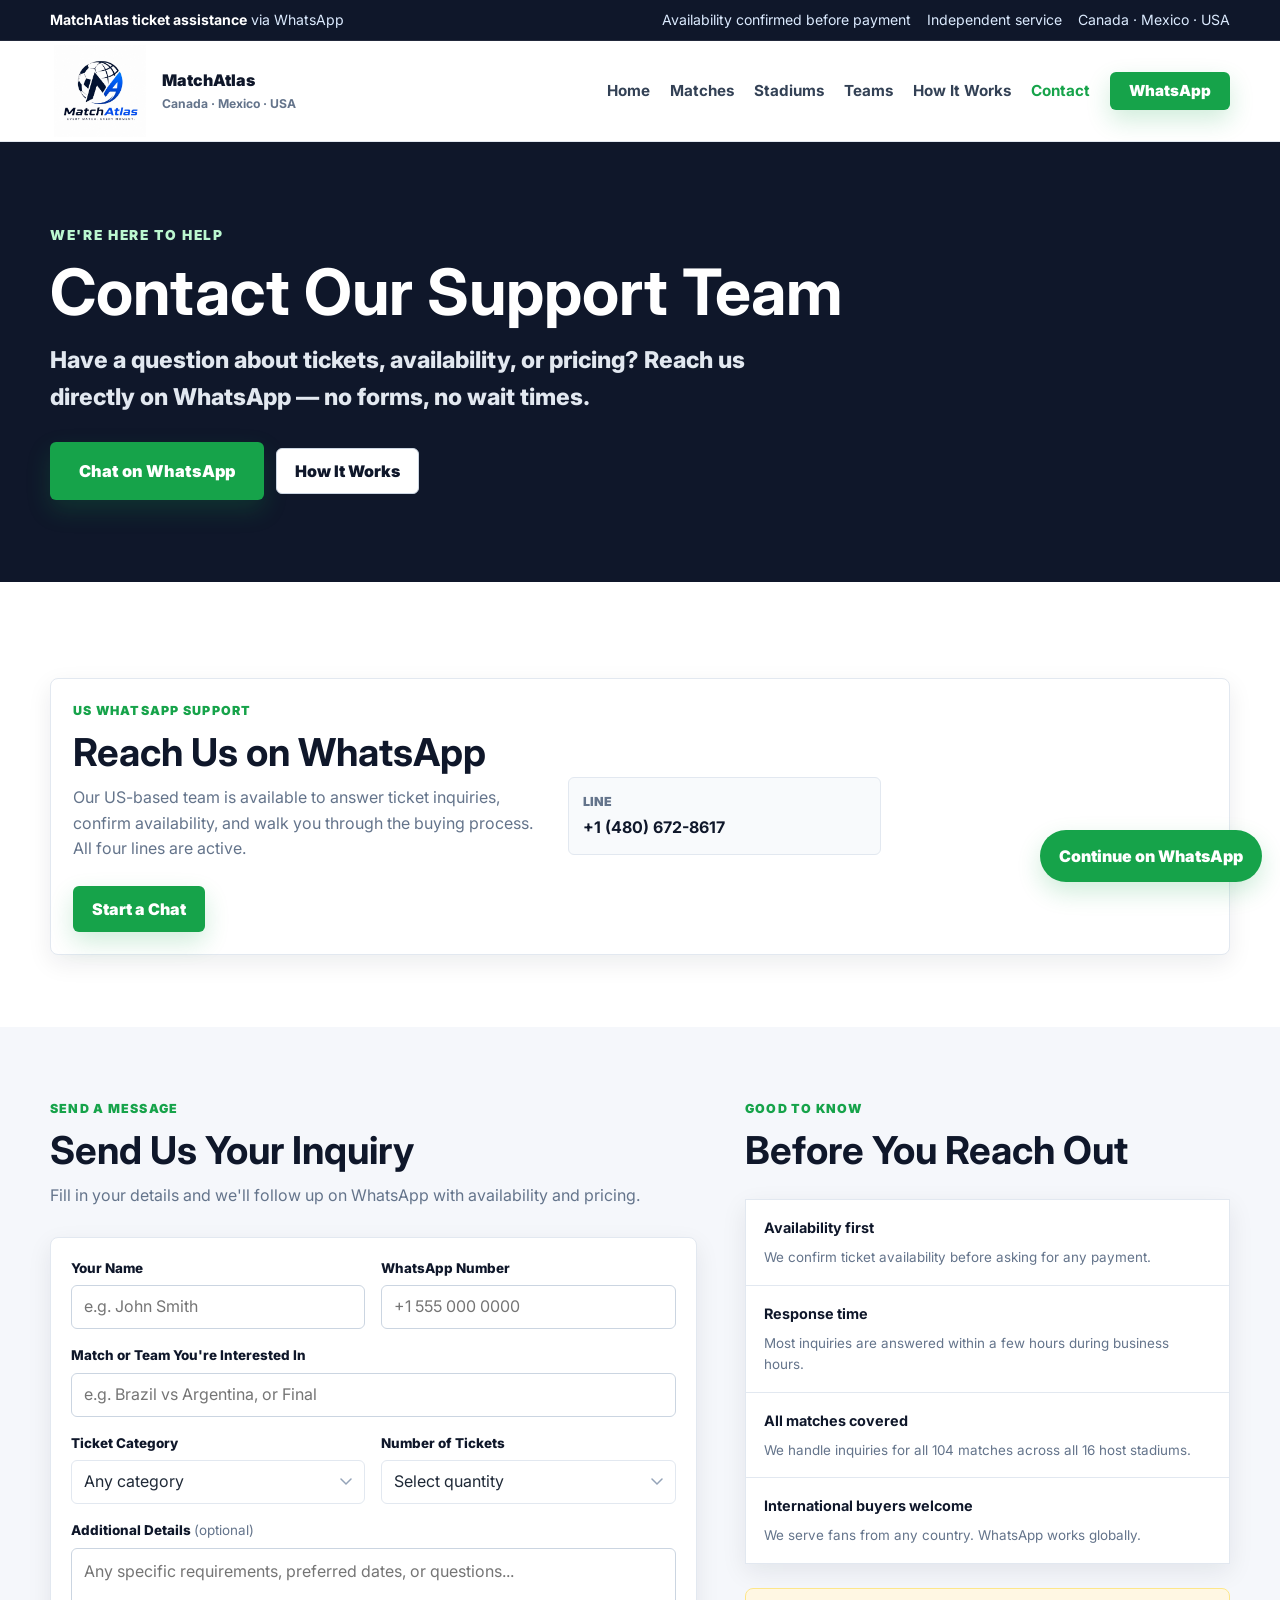
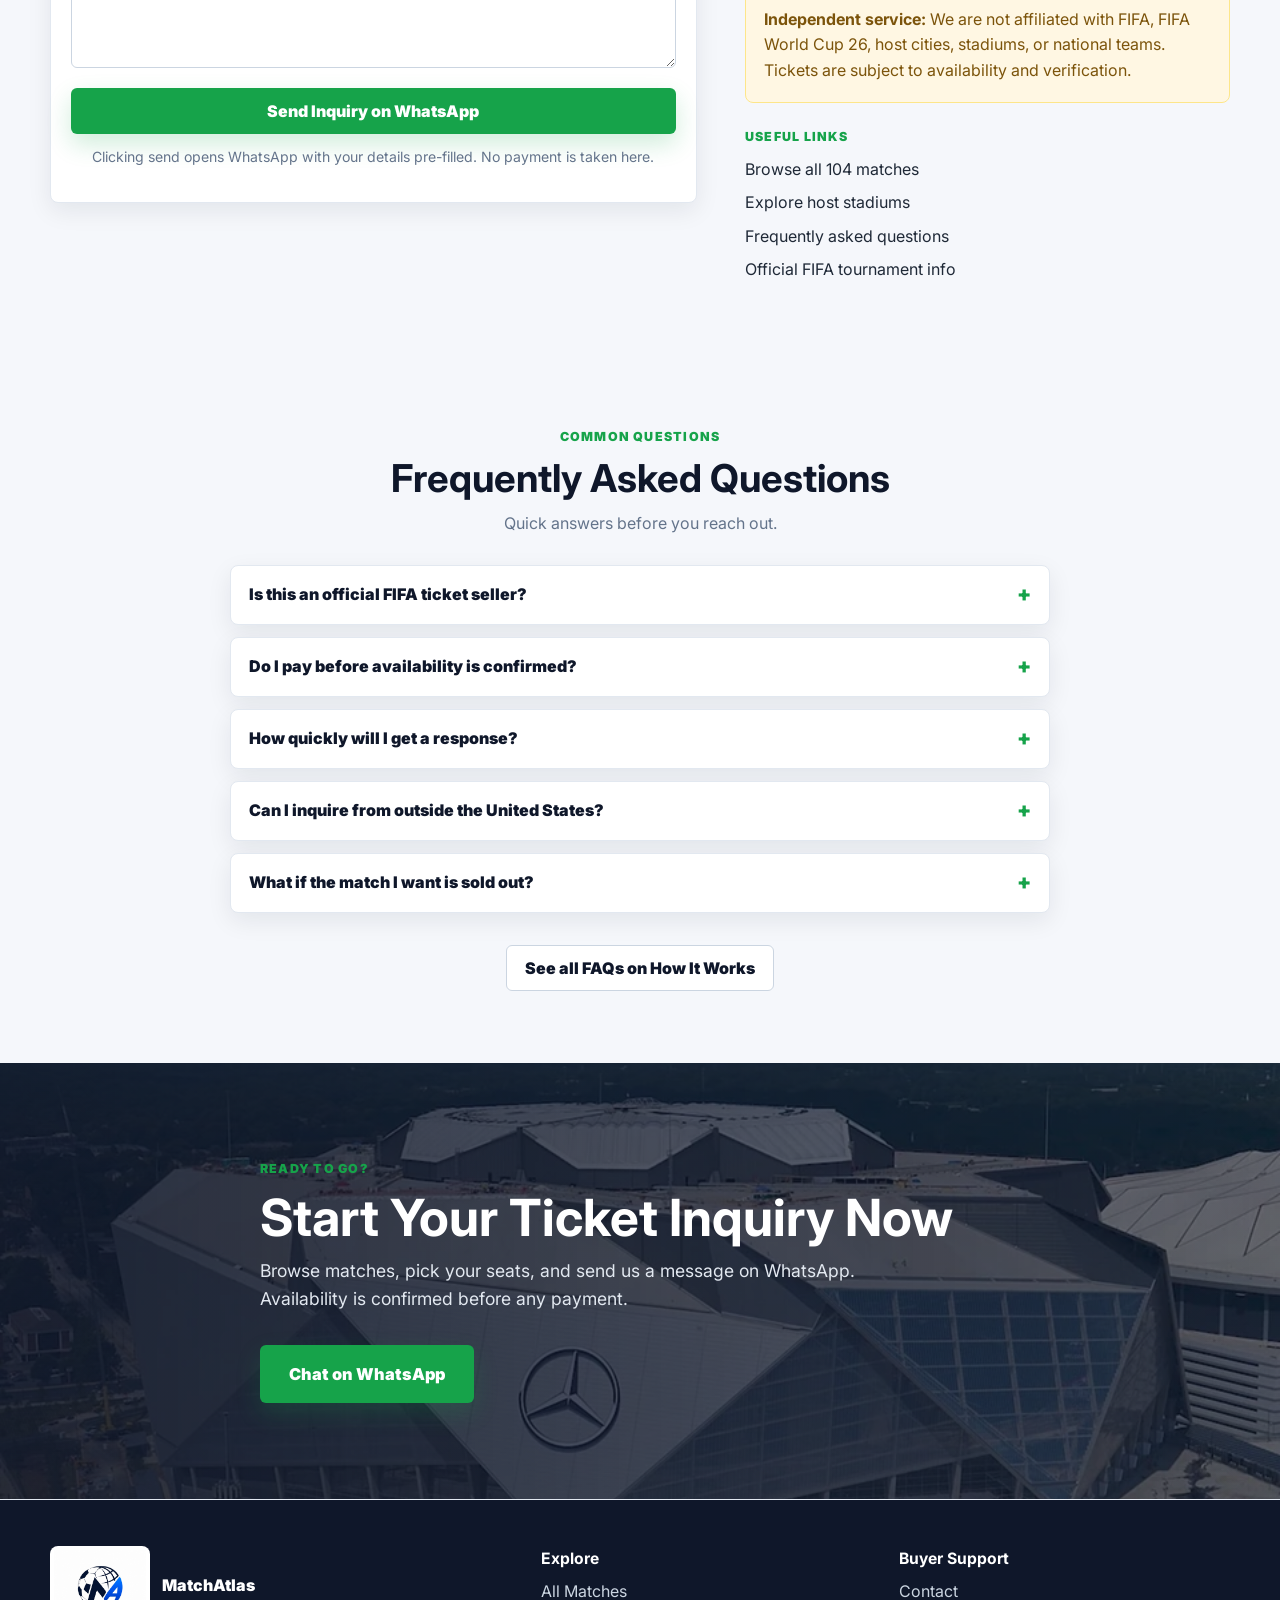
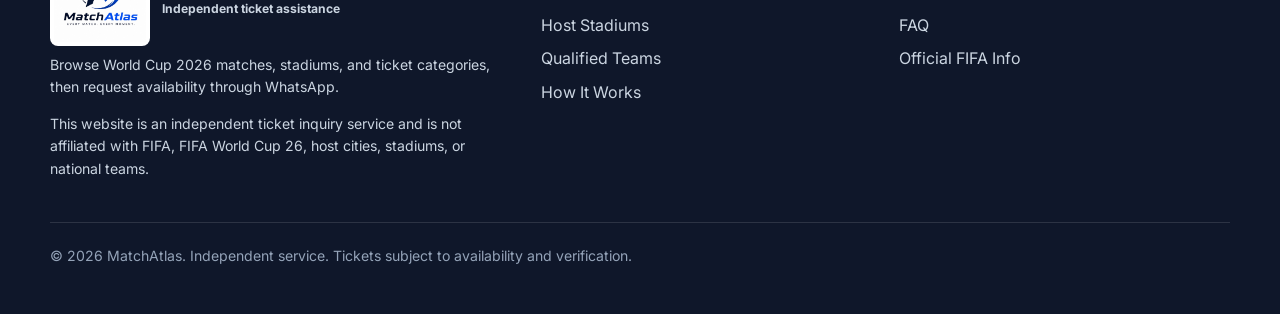
<file: contact.html>
<!DOCTYPE html>
<html lang="en">
  <head>
    <meta charset="UTF-8" />
    <meta name="viewport" content="width=device-width, initial-scale=1.0" />
    <meta
      name="description"
      content="Contact MatchAtlas. Reach our WhatsApp support team for FIFA World Cup 2026 ticket inquiries."
    />
    <meta name="theme-color" content="#0f172a" />
    <title>Contact | MatchAtlas</title>
    <link rel="icon" type="image/png" href="assets/images/teams/fifa%20world%20cup%20logo.png" />
    <link rel="apple-touch-icon" href="assets/images/teams/fifa%20world%20cup%20logo.png" />
    <link rel="preconnect" href="https://fonts.googleapis.com" />
    <link rel="preconnect" href="https://fonts.gstatic.com" crossorigin />
    <link
      href="https://fonts.googleapis.com/css2?family=Inter:wght@400;500;600;700;800;900&display=swap"
      rel="stylesheet"
    />
    <link rel="stylesheet" href="assets/css/style.css" />
    <link rel="stylesheet" href="assets/css/responsive.css" />
  </head>
  <body>
    <a class="skip-link" href="#main">Skip to content</a>

    <div class="topbar">
      <div class="container topbar-inner">
        <span><strong>MatchAtlas ticket assistance</strong> via WhatsApp</span>
        <div class="topbar-links" aria-label="Trust notes">
          <span>Availability confirmed before payment</span>
          <span>Independent service</span>
          <span>Canada · Mexico · USA</span>
        </div>
      </div>
    </div>

    <header class="site-header">
      <div class="container nav">
        <a class="brand" href="index.html" aria-label="MatchAtlas home">
          <span class="brand-mark"><img src="assets/images/teams/MatchAtlas.jpg" alt="" /></span>
          <span>
            MatchAtlas
            <small>Canada · Mexico · USA</small>
          </span>
        </a>

        <button class="nav-toggle" type="button" aria-expanded="false" aria-label="Open menu" data-nav-toggle>
          <span class="nav-toggle-line" aria-hidden="true"></span>
        </button>

        <nav class="nav-links" aria-label="Main navigation" data-nav-links>
          <a href="index.html" data-nav-link>Home</a>
          <a href="matches.html" data-nav-link>Matches</a>
          <a href="stadiums.html" data-nav-link>Stadiums</a>
          <a href="teams.html" data-nav-link>Teams</a>
          <a href="how-it-works.html" data-nav-link>How It Works</a>
          <a href="contact.html" data-nav-link>Contact</a>
          <a class="button button-primary" href="#" data-whatsapp-general>WhatsApp</a>
        </nav>
      </div>
    </header>

    <main id="main">

      <!-- ───────── Hero ───────── -->
      <section class="page-hero contact-hero" aria-labelledby="contact-hero-title">
        <div class="container page-hero-content">
          <p class="hero-kicker">We're here to help</p>
          <h1 id="contact-hero-title">Contact Our Support Team</h1>
          <p class="page-hero-subtitle">
            Have a question about tickets, availability, or pricing? Reach us directly on WhatsApp — no forms, no wait times.
          </p>
          <div class="hero-actions">
            <a
              class="button button-primary button-hero"
              href="#"
              data-whatsapp-general
              data-message="Hi, I have a question about World Cup 2026 tickets. Can you help me?"
            >
              Chat on WhatsApp
            </a>
            <a class="button button-secondary" href="how-it-works.html">How It Works</a>
          </div>
        </div>
      </section>

      <!-- ───────── WhatsApp Lines ───────── -->
      <section class="section section-white" aria-labelledby="contact-lines-title">
        <div class="container">
          <div class="support-lines">
            <div>
              <p class="eyebrow">US WhatsApp support</p>
              <h2 id="contact-lines-title">Reach Us on WhatsApp</h2>
              <p class="muted">
                Our US-based team is available to answer ticket inquiries, confirm availability, and walk you through the buying process. All four lines are active.
              </p>
              <a
                class="button button-primary"
                href="#"
                data-whatsapp-general
                data-message="Hi, I want to check World Cup 2026 ticket availability. Please send me available matches and categories."
                style="margin-top: 8px;"
              >
                Start a Chat
              </a>
            </div>

            <div class="support-number-grid" aria-label="US WhatsApp support lines">
              <a href="#" data-whatsapp-general>
                <span>Line </span>
                <strong>+1 (480) 672-8617</strong>
              </a>
            </div>
          </div>
        </div>
      </section>

      <!-- ───────── Contact Form + Info ───────── -->
      <section class="section" aria-labelledby="contact-form-title">
        <div class="container">
          <div class="contact-layout">

            <!-- Form -->
            <div>
              <div class="section-header">
                <p class="eyebrow">Send a message</p>
                <h2 id="contact-form-title">Send Us Your Inquiry</h2>
                <p class="muted">Fill in your details and we'll follow up on WhatsApp with availability and pricing.</p>
              </div>

              <form
                class="form-card"
                data-whatsapp-form
                aria-label="Ticket inquiry form"
                novalidate
              >
                <div class="form-grid" style="grid-template-columns: 1fr 1fr; gap: 16px;">
                  <div class="field">
                    <label for="contact-name">Your Name</label>
                    <input id="contact-name" type="text" name="name" placeholder="e.g. John Smith" autocomplete="name" />
                  </div>
                  <div class="field">
                    <label for="contact-phone">WhatsApp Number</label>
                    <input id="contact-phone" type="tel" name="phone" placeholder="+1 555 000 0000" autocomplete="tel" />
                  </div>
                </div>

                <div class="field" style="margin-top: 16px;">
                  <label for="contact-match">Match or Team You're Interested In</label>
                  <input id="contact-match" type="text" name="match" placeholder="e.g. Brazil vs Argentina, or Final" />
                </div>

                <div class="form-grid" style="grid-template-columns: 1fr 1fr; gap: 16px; margin-top: 16px;">
                  <div class="field">
                    <label for="contact-category">Ticket Category</label>
                    <select id="contact-category" name="category">
                      <option value="">Any category</option>
                      <option value="Category 1">Category 1 — Best view</option>
                      <option value="Category 2">Category 2 — Mid-level</option>
                      <option value="Category 3">Category 3 — Upper tier</option>
                      <option value="Premium / VIP">Premium / VIP</option>
                    </select>
                  </div>
                  <div class="field">
                    <label for="contact-quantity">Number of Tickets</label>
                    <select id="contact-quantity" name="quantity">
                      <option value="">Select quantity</option>
                      <option value="1">1 ticket</option>
                      <option value="2">2 tickets</option>
                      <option value="3">3 tickets</option>
                      <option value="4">4 tickets</option>
                      <option value="5+">5 or more</option>
                    </select>
                  </div>
                </div>

                <div class="field" style="margin-top: 16px;">
                  <label for="contact-message">Additional Details <span style="font-weight:400; color: var(--color-muted);">(optional)</span></label>
                  <textarea id="contact-message" name="message" placeholder="Any specific requirements, preferred dates, or questions..."></textarea>
                </div>

                <button class="button button-primary" type="submit" style="margin-top: 20px; width: 100%;">
                  Send Inquiry on WhatsApp
                </button>

                <p class="small muted" style="margin-top: 12px; text-align: center;">
                  Clicking send opens WhatsApp with your details pre-filled. No payment is taken here.
                </p>
              </form>
            </div>

            <!-- Info sidebar -->
            <div class="contact-info-col">
              <div class="section-header">
                <p class="eyebrow">Good to know</p>
                <h2>Before You Reach Out</h2>
              </div>

              <div class="review-trust-strip contact-trust-strip">
                <div>
                  <strong>Availability first</strong>
                  <span>We confirm ticket availability before asking for any payment.</span>
                </div>
                <div>
                  <strong>Response time</strong>
                  <span>Most inquiries are answered within a few hours during business hours.</span>
                </div>
                <div>
                  <strong>All matches covered</strong>
                  <span>We handle inquiries for all 104 matches across all 16 host stadiums.</span>
                </div>
                <div>
                  <strong>International buyers welcome</strong>
                  <span>We serve fans from any country. WhatsApp works globally.</span>
                </div>
              </div>

              <div class="notice" style="margin-top: 24px;">
                <p style="margin: 0;">
                  <strong>Independent service:</strong> We are not affiliated with FIFA, FIFA World Cup 26, host cities, stadiums, or national teams. Tickets are subject to availability and verification.
                </p>
              </div>

              <div style="margin-top: 24px;">
                <p class="eyebrow">Useful links</p>
                <div class="footer-links" style="display: flex; flex-direction: column; gap: 8px; margin-top: 8px;">
                  <a href="matches.html">Browse all 104 matches</a>
                  <a href="stadiums.html">Explore host stadiums</a>
                  <a href="how-it-works.html#faq">Frequently asked questions</a>
                  <a href="https://www.fifa.com/en/tournaments/mens/worldcup/canadamexicousa2026" target="_blank" rel="noopener">Official FIFA tournament info</a>
                </div>
              </div>
            </div>

          </div>
        </div>
      </section>

      <!-- ───────── FAQ ───────── -->
      <section class="section section-white hiw-faq-section" id="faq" aria-labelledby="contact-faq-title">
        <div class="container">
          <div class="section-header center">
            <p class="eyebrow">Common questions</p>
            <h2 id="contact-faq-title">Frequently Asked Questions</h2>
            <p class="muted">Quick answers before you reach out.</p>
          </div>

          <div class="faq-list hiw-faq-list">

            <div class="faq-item" data-faq-item>
              <button class="faq-question" type="button" aria-expanded="false" data-faq-question>
                Is this an official FIFA ticket seller?
              </button>
              <div class="faq-answer">
                <p>No. This is an independent ticket inquiry and assistance service. We are not affiliated with FIFA, FIFA World Cup 26, host cities, stadiums, or national teams. Always confirm official tournament information on <a href="https://www.fifa.com" target="_blank" rel="noopener">FIFA.com</a>.</p>
              </div>
            </div>

            <div class="faq-item" data-faq-item>
              <button class="faq-question" type="button" aria-expanded="false" data-faq-question>
                Do I pay before availability is confirmed?
              </button>
              <div class="faq-answer">
                <p>Never. We confirm ticket availability, seating category, and exact pricing through WhatsApp before any payment is requested.</p>
              </div>
            </div>

            <div class="faq-item" data-faq-item>
              <button class="faq-question" type="button" aria-expanded="false" data-faq-question>
                How quickly will I get a response?
              </button>
              <div class="faq-answer">
                <p>Most WhatsApp inquiries are answered within a few hours. Response times may vary during high-demand periods around match announcements or tournament kickoff.</p>
              </div>
            </div>

            <div class="faq-item" data-faq-item>
              <button class="faq-question" type="button" aria-expanded="false" data-faq-question>
                Can I inquire from outside the United States?
              </button>
              <div class="faq-answer">
                <p>Yes. We serve fans worldwide. WhatsApp works globally, so you can send an inquiry from any country and our US-based team will assist you.</p>
              </div>
            </div>

            <div class="faq-item" data-faq-item>
              <button class="faq-question" type="button" aria-expanded="false" data-faq-question>
                What if the match I want is sold out?
              </button>
              <div class="faq-answer">
                <p>If your preferred match or category is unavailable, our team will suggest alternative seating options or nearby matches. You are never charged for unavailable tickets.</p>
              </div>
            </div>

          </div>

          <div style="text-align: center; margin-top: 32px;">
            <a href="how-it-works.html#faq" class="button button-secondary">See all FAQs on How It Works</a>
          </div>
        </div>
      </section>

      <!-- ───────── Final CTA ───────── -->
      <section class="final-cta" aria-label="Contact call to action">
        <div class="container final-cta-content">
          <p class="eyebrow">Ready to go?</p>
          <h2>Start Your Ticket Inquiry Now</h2>
          <p>Browse matches, pick your seats, and send us a message on WhatsApp. Availability is confirmed before any payment.</p>
          <a
            class="button button-primary button-hero"
            href="#"
            data-whatsapp-general
            data-message="Hi, I want to check World Cup 2026 ticket availability. Please send me available matches, categories, and pricing."
          >
            Chat on WhatsApp
          </a>
        </div>
      </section>

    </main>

    <footer class="footer">
      <div class="container footer-grid">
        <div>
          <a class="brand" href="index.html" aria-label="MatchAtlas home">
            <span class="brand-mark"><img src="assets/images/teams/MatchAtlas.jpg" alt="" /></span>
            <span>
              MatchAtlas
              <small>Independent ticket assistance</small>
            </span>
          </a>
          <p class="small">
            Browse World Cup 2026 matches, stadiums, and ticket categories, then request availability through WhatsApp.
          </p>
          <p class="small">
            This website is an independent ticket inquiry service and is not affiliated with FIFA, FIFA World Cup 26,
            host cities, stadiums, or national teams.
          </p>
        </div>

        <div>
          <h4>Explore</h4>
          <div class="footer-links">
            <a href="matches.html">All Matches</a>
            <a href="stadiums.html">Host Stadiums</a>
            <a href="teams.html">Qualified Teams</a>
            <a href="how-it-works.html">How It Works</a>
          </div>
        </div>

        <div>
          <h4>Buyer Support</h4>
          <div class="footer-links">
            <a href="contact.html">Contact</a>
            <a href="contact.html#faq">FAQ</a>
            <a href="https://www.fifa.com/en/tournaments/mens/worldcup/canadamexicousa2026" target="_blank" rel="noopener">
              Official FIFA Info
            </a>
          </div>
        </div>
      </div>

      <div class="container footer-bottom">
        <span>&copy; <span data-current-year></span> MatchAtlas. Independent service. Tickets subject to availability and verification.</span>
      </div>
    </footer>

    <a
      class="button button-primary floating-whatsapp"
      href="#"
      aria-label="Continue on WhatsApp"
      data-whatsapp-general
    >
      Continue on WhatsApp
    </a>

    <script src="assets/js/whatsapp.js"></script>
    <script src="assets/js/main.js"></script>
  </body>
</html>
</file>
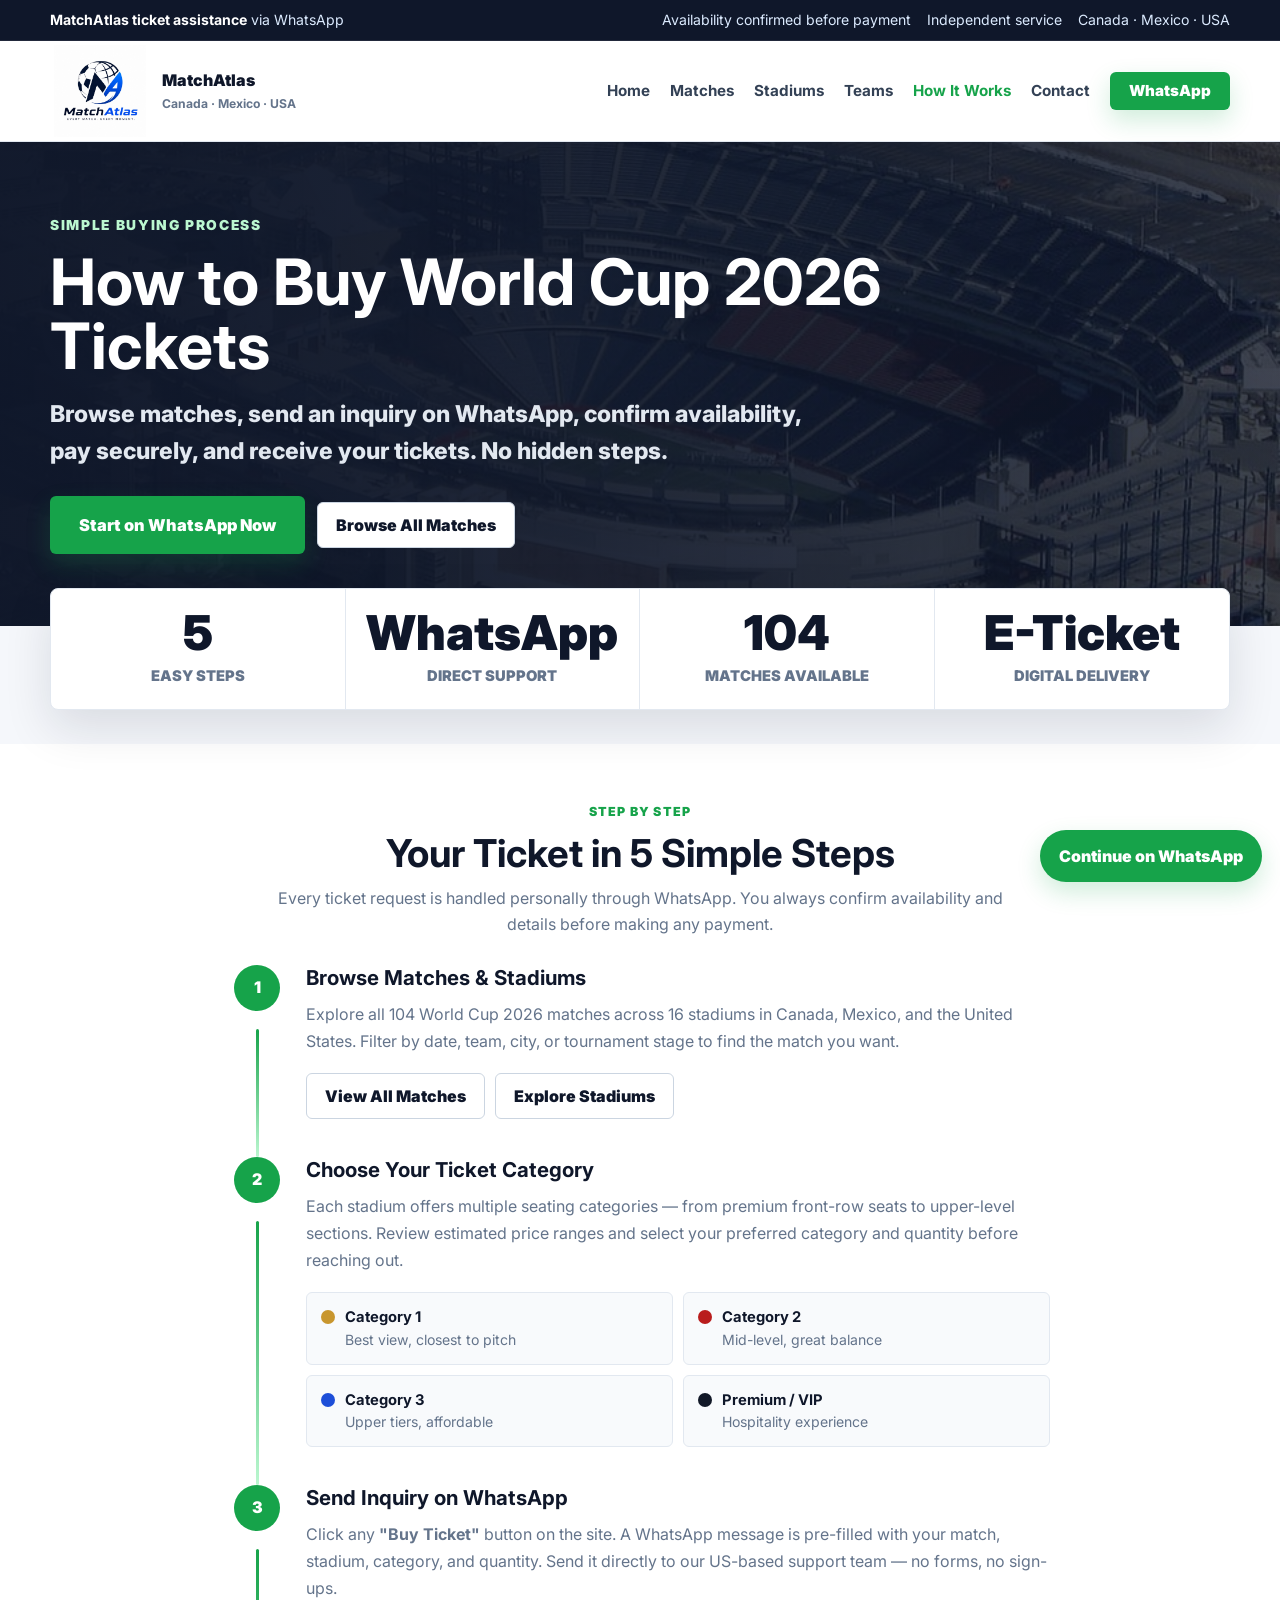
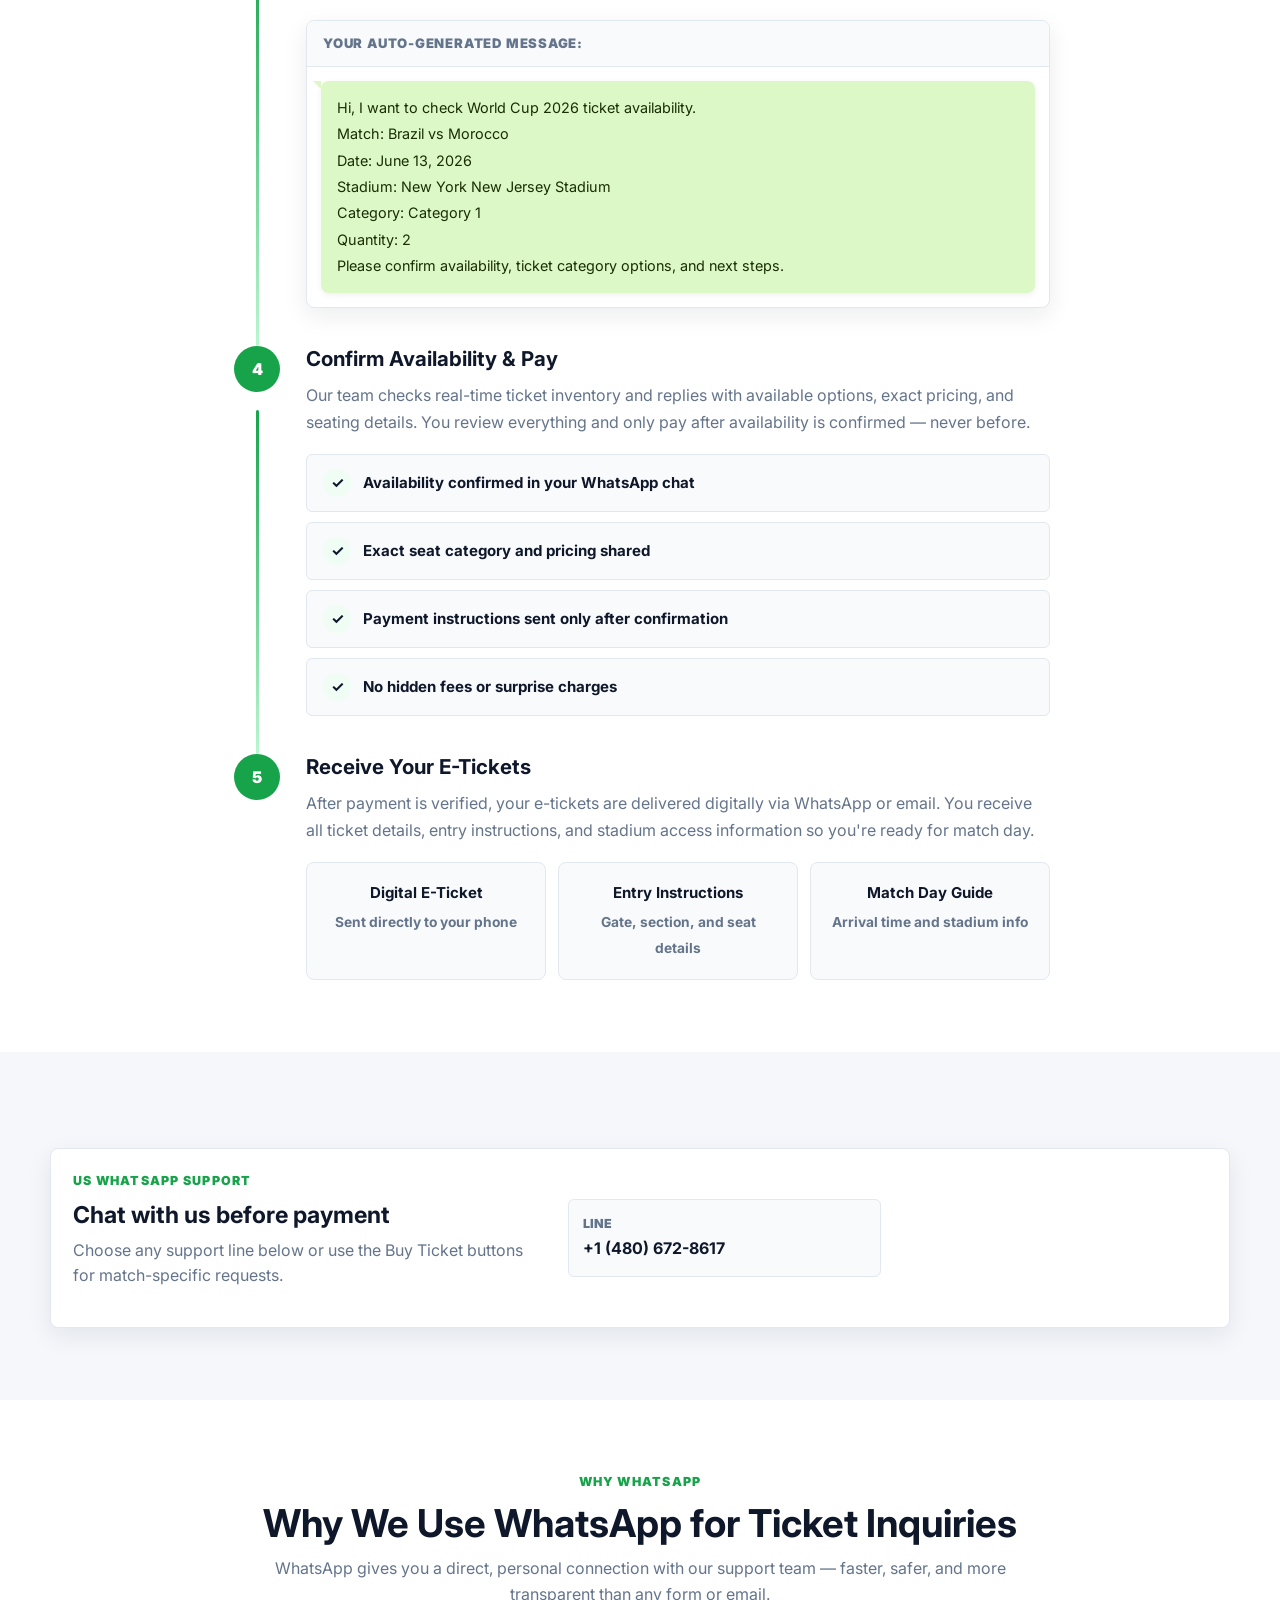
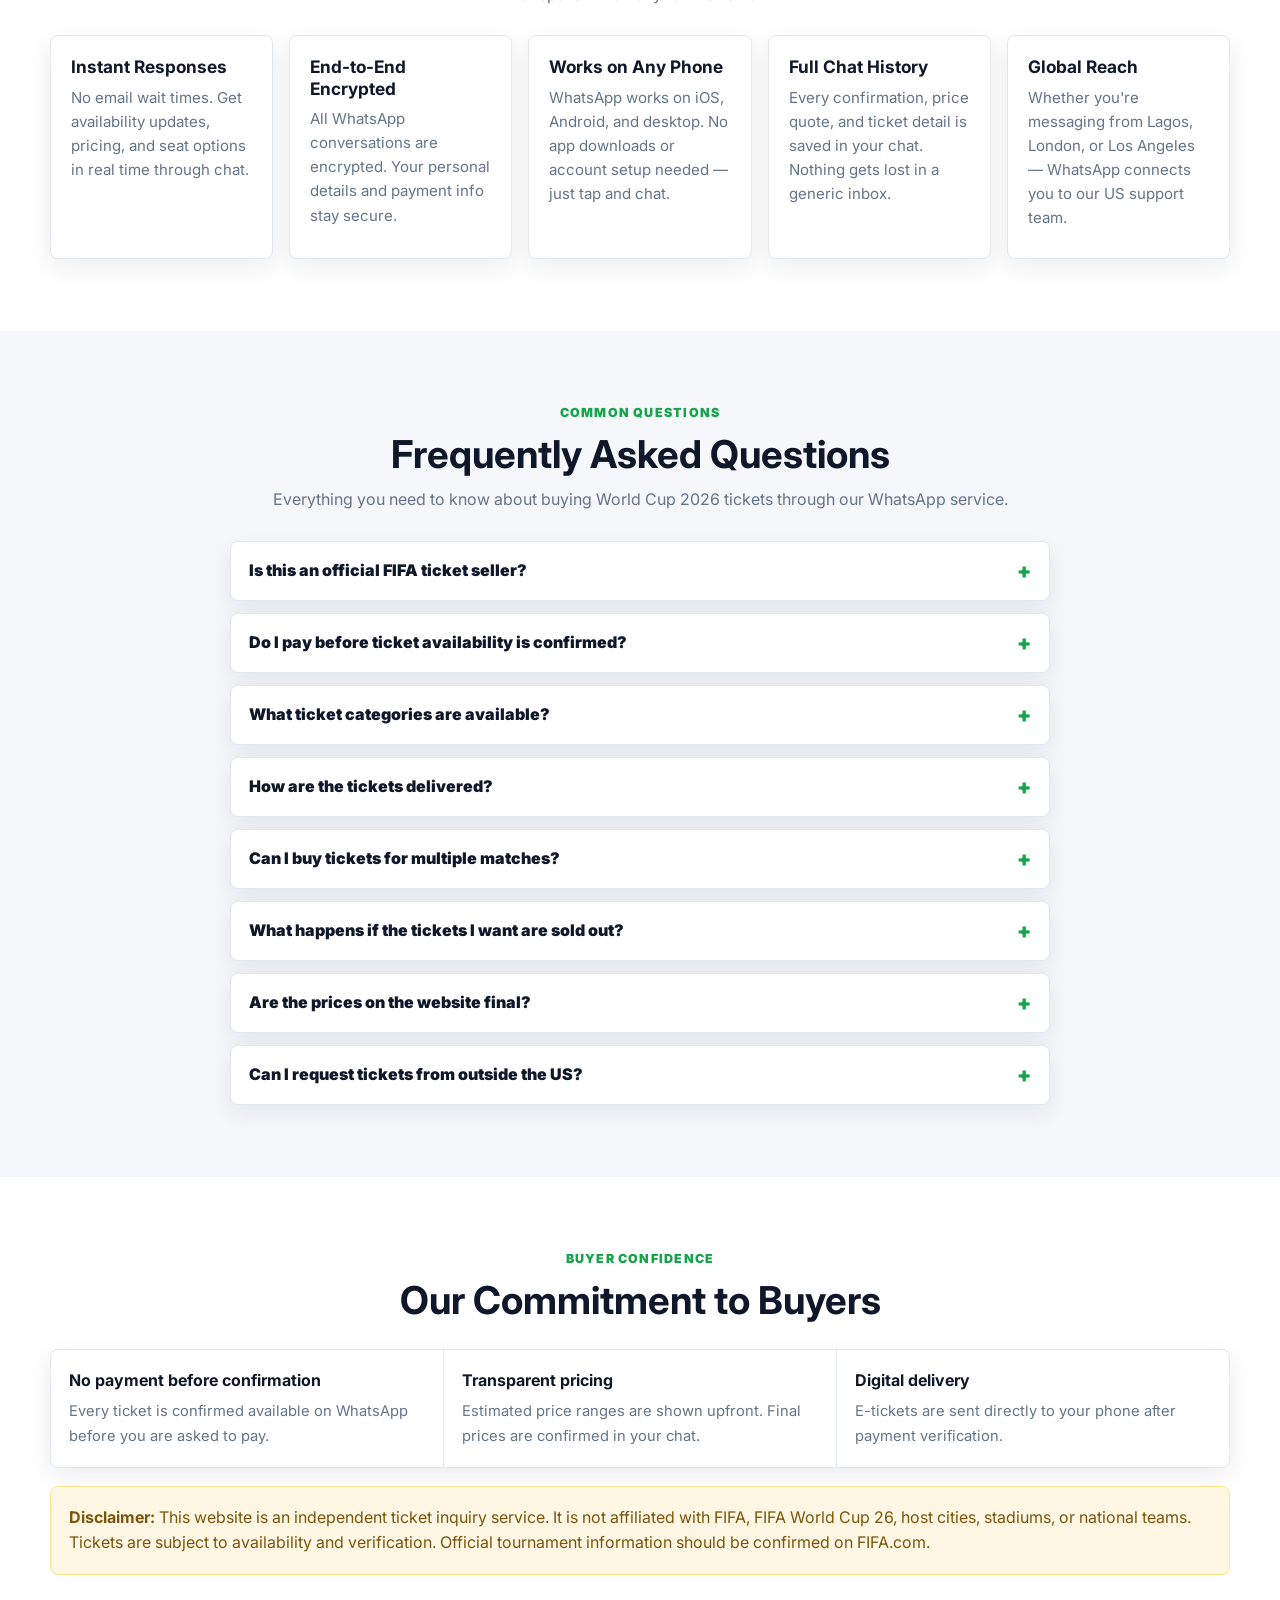
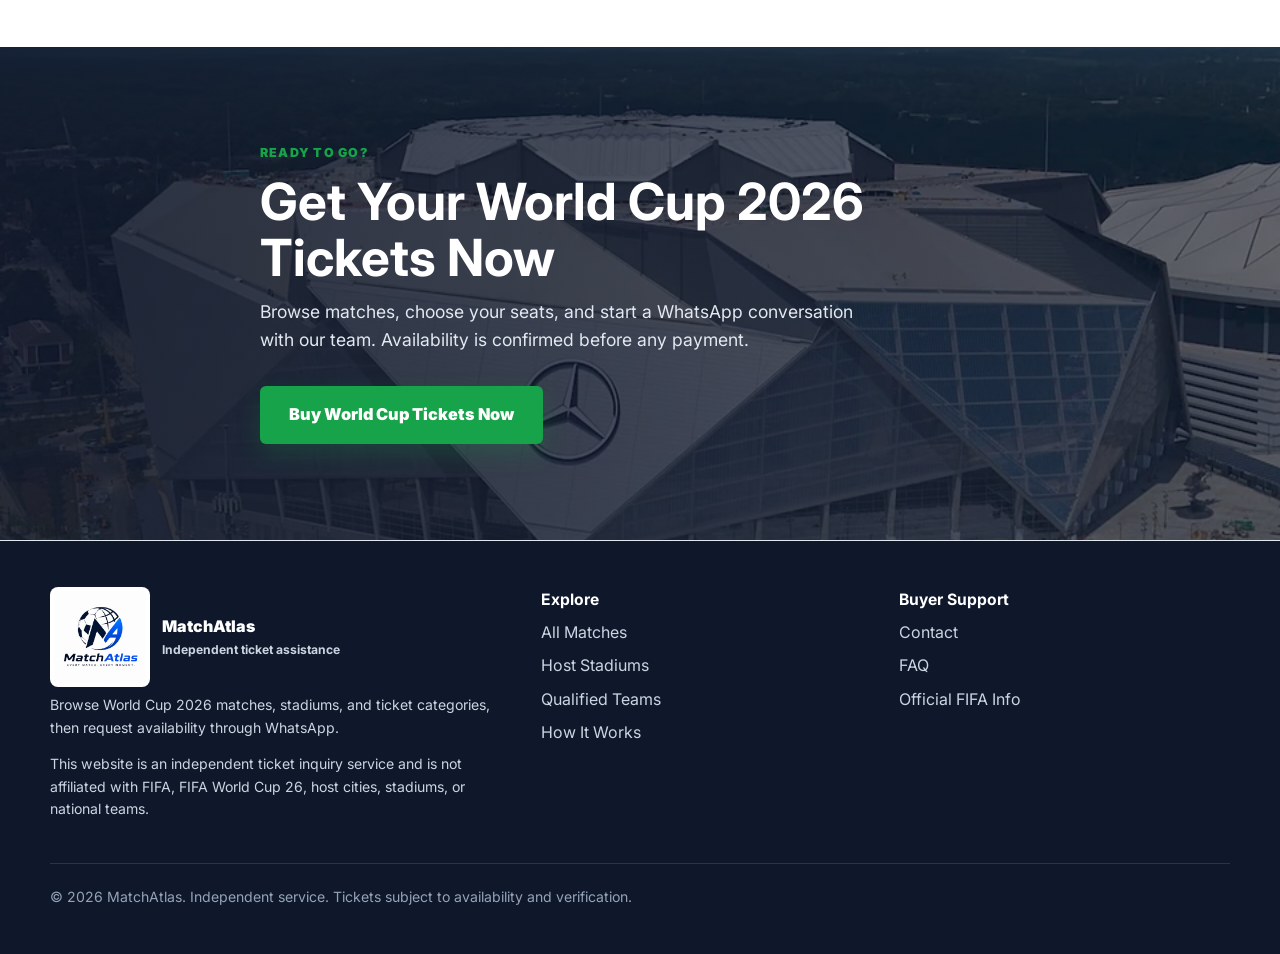
<file: how-it-works.html>
<!DOCTYPE html>
<html lang="en">
  <head>
    <meta charset="UTF-8" />
    <meta name="viewport" content="width=device-width, initial-scale=1.0" />
    <meta
      name="description"
      content="Learn how to buy FIFA World Cup 2026 tickets through WhatsApp. Browse matches, send an inquiry, confirm availability, and receive your tickets."
    />
    <meta name="theme-color" content="#0f172a" />
    <title>How It Works | MatchAtlas</title>
    <link rel="icon" type="image/png" href="assets/images/teams/fifa%20world%20cup%20logo.png" />
    <link rel="apple-touch-icon" href="assets/images/teams/fifa%20world%20cup%20logo.png" />
    <link rel="preconnect" href="https://fonts.googleapis.com" />
    <link rel="preconnect" href="https://fonts.gstatic.com" crossorigin />
    <link
      href="https://fonts.googleapis.com/css2?family=Inter:wght@400;500;600;700;800;900&display=swap"
      rel="stylesheet"
    />
    <link rel="stylesheet" href="assets/css/style.css" />
    <link rel="stylesheet" href="assets/css/responsive.css" />
  </head>
  <body>
    <a class="skip-link" href="#main">Skip to content</a>

    <div class="topbar">
      <div class="container topbar-inner">
        <span><strong>MatchAtlas ticket assistance</strong> via WhatsApp</span>
        <div class="topbar-links" aria-label="Trust notes">
          <span>Availability confirmed before payment</span>
          <span>Independent service</span>
          <span>Canada · Mexico · USA</span>
        </div>
      </div>
    </div>

    <header class="site-header">
      <div class="container nav">
        <a class="brand" href="index.html" aria-label="MatchAtlas home">
          <span class="brand-mark"><img src="assets/images/teams/MatchAtlas.jpg" alt="" /></span>
          <span>
            MatchAtlas
            <small>Canada · Mexico · USA</small>
          </span>
        </a>

        <button class="nav-toggle" type="button" aria-expanded="false" aria-label="Open menu" data-nav-toggle>
          <span class="nav-toggle-line" aria-hidden="true"></span>
        </button>

        <nav class="nav-links" aria-label="Main navigation" data-nav-links>
          <a href="index.html" data-nav-link>Home</a>
          <a href="matches.html" data-nav-link>Matches</a>
          <a href="stadiums.html" data-nav-link>Stadiums</a>
          <a href="teams.html" data-nav-link>Teams</a>
          <a href="how-it-works.html" data-nav-link>How It Works</a>
          <a href="contact.html" data-nav-link>Contact</a>
          <a class="button button-primary" href="#" data-whatsapp-general>WhatsApp</a>
        </nav>
      </div>
    </header>

    <main id="main">

      <!-- ───────── Hero ───────── -->
      <section class="page-hero hiw-hero" aria-labelledby="hiw-hero-title">
        <div class="container page-hero-content">
          <p class="hero-kicker">Simple buying process</p>
          <h1 id="hiw-hero-title">How to Buy World Cup 2026 Tickets</h1>
          <p class="page-hero-subtitle">
            Browse matches, send an inquiry on WhatsApp, confirm availability, pay securely, and receive your tickets. No hidden steps.
          </p>
          <div class="hero-actions">
            <a
              class="button button-primary button-hero"
              href="#"
              data-whatsapp-general
              data-message="Hi, I want to buy FIFA World Cup 2026 tickets. Please walk me through the process."
            >
              Start on WhatsApp Now
            </a>
            <a class="button button-secondary" href="matches.html">Browse All Matches</a>
          </div>
        </div>
      </section>

      <!-- ───────── Quick Stats ───────── -->
      <section class="quick-stats" aria-label="Buying process quick stats">
        <div class="container quick-stats-grid">
          <div class="quick-stat">
            <strong>5</strong>
            <span>Easy Steps</span>
          </div>
          <div class="quick-stat">
            <strong>WhatsApp</strong>
            <span>Direct Support</span>
          </div>
          <div class="quick-stat">
            <strong>104</strong>
            <span>Matches Available</span>
          </div>
          <div class="quick-stat">
            <strong>E-Ticket</strong>
            <span>Digital Delivery</span>
          </div>
        </div>
      </section>

      <!-- ───────── 5-Step Process ───────── -->
      <section class="section section-white hiw-steps-section" aria-labelledby="hiw-steps-title">
        <div class="container">
          <div class="section-header center">
            <p class="eyebrow">Step by step</p>
            <h2 id="hiw-steps-title">Your Ticket in 5 Simple Steps</h2>
            <p class="muted">
              Every ticket request is handled personally through WhatsApp. You always confirm availability and details before making any payment.
            </p>
          </div>

          <div class="hiw-steps-timeline">

            <article class="hiw-step-card">
              <div class="hiw-step-number-col">
                <span class="step-number">1</span>
                <span class="hiw-step-line" aria-hidden="true"></span>
              </div>
              <div class="hiw-step-body">
                <h3>Browse Matches &amp; Stadiums</h3>
                <p>
                  Explore all 104 World Cup 2026 matches across 16 stadiums in Canada, Mexico, and the United States. Filter by date, team, city, or tournament stage to find the match you want.
                </p>
                <div class="hiw-step-links">
                  <a class="button button-secondary" href="matches.html">View All Matches</a>
                  <a class="button button-secondary" href="stadiums.html">Explore Stadiums</a>
                </div>
              </div>
            </article>

            <article class="hiw-step-card">
              <div class="hiw-step-number-col">
                <span class="step-number">2</span>
                <span class="hiw-step-line" aria-hidden="true"></span>
              </div>
              <div class="hiw-step-body">
                <h3>Choose Your Ticket Category</h3>
                <p>
                  Each stadium offers multiple seating categories — from premium front-row seats to upper-level sections. Review estimated price ranges and select your preferred category and quantity before reaching out.
                </p>
                <div class="hiw-category-preview">
                  <div class="hiw-cat-chip">
                    <i class="legend-cat-1" aria-hidden="true"></i>
                    <span><strong>Category 1</strong> Best view, closest to pitch</span>
                  </div>
                  <div class="hiw-cat-chip">
                    <i class="legend-cat-2" aria-hidden="true"></i>
                    <span><strong>Category 2</strong> Mid-level, great balance</span>
                  </div>
                  <div class="hiw-cat-chip">
                    <i class="legend-cat-3" aria-hidden="true"></i>
                    <span><strong>Category 3</strong> Upper tiers, affordable</span>
                  </div>
                  <div class="hiw-cat-chip">
                    <i class="legend-premium" aria-hidden="true"></i>
                    <span><strong>Premium / VIP</strong> Hospitality experience</span>
                  </div>
                </div>
              </div>
            </article>

            <article class="hiw-step-card">
              <div class="hiw-step-number-col">
                <span class="step-number">3</span>
                <span class="hiw-step-line" aria-hidden="true"></span>
              </div>
              <div class="hiw-step-body">
                <h3>Send Inquiry on WhatsApp</h3>
                <p>
                  Click any <strong>"Buy Ticket"</strong> button on the site. A WhatsApp message is pre-filled with your match, stadium, category, and quantity. Send it directly to our US-based support team — no forms, no sign-ups.
                </p>
                <div class="hiw-message-preview" aria-label="Example WhatsApp message">
                  <span class="hiw-msg-label">Your auto-generated message:</span>
                  <div class="hiw-msg-bubble">
                    <p>Hi, I want to check World Cup 2026 ticket availability.</p>
                    <p>Match: Brazil vs Morocco</p>
                    <p>Date: June 13, 2026</p>
                    <p>Stadium: New York New Jersey Stadium</p>
                    <p>Category: Category 1</p>
                    <p>Quantity: 2</p>
                    <p>Please confirm availability, ticket category options, and next steps.</p>
                  </div>
                </div>
              </div>
            </article>

            <article class="hiw-step-card">
              <div class="hiw-step-number-col">
                <span class="step-number">4</span>
                <span class="hiw-step-line" aria-hidden="true"></span>
              </div>
              <div class="hiw-step-body">
                <h3>Confirm Availability &amp; Pay</h3>
                <p>
                  Our team checks real-time ticket inventory and replies with available options, exact pricing, and seating details. You review everything and only pay after availability is confirmed — never before.
                </p>
                <div class="hiw-checklist">
                  <div class="hiw-check-item">
                    <span class="hiw-check-icon" aria-hidden="true">✓</span>
                    <span>Availability confirmed in your WhatsApp chat</span>
                  </div>
                  <div class="hiw-check-item">
                    <span class="hiw-check-icon" aria-hidden="true">✓</span>
                    <span>Exact seat category and pricing shared</span>
                  </div>
                  <div class="hiw-check-item">
                    <span class="hiw-check-icon" aria-hidden="true">✓</span>
                    <span>Payment instructions sent only after confirmation</span>
                  </div>
                  <div class="hiw-check-item">
                    <span class="hiw-check-icon" aria-hidden="true">✓</span>
                    <span>No hidden fees or surprise charges</span>
                  </div>
                </div>
              </div>
            </article>

            <article class="hiw-step-card">
              <div class="hiw-step-number-col">
                <span class="step-number">5</span>
              </div>
              <div class="hiw-step-body">
                <h3>Receive Your E-Tickets</h3>
                <p>
                  After payment is verified, your e-tickets are delivered digitally via WhatsApp or email. You receive all ticket details, entry instructions, and stadium access information so you're ready for match day.
                </p>
                <div class="hiw-delivery-cards">
                  <div class="hiw-delivery-item">
                    <strong>Digital E-Ticket</strong>
                    <span>Sent directly to your phone</span>
                  </div>
                  <div class="hiw-delivery-item">
                    <strong>Entry Instructions</strong>
                    <span>Gate, section, and seat details</span>
                  </div>
                  <div class="hiw-delivery-item">
                    <strong>Match Day Guide</strong>
                    <span>Arrival time and stadium info</span>
                  </div>
                </div>
              </div>
            </article>

          </div>
        </div>
      </section>

      <!-- ───────── WhatsApp Support Lines ───────── -->
      <section class="section hiw-support-section" aria-labelledby="hiw-support-title">
        <div class="container">
          <div class="support-lines">
            <div>
              <p class="eyebrow">US WhatsApp support</p>
              <h3 id="hiw-support-title">Chat with us before payment</h3>
              <p class="muted">Choose any support line below or use the Buy Ticket buttons for match-specific requests.</p>
            </div>

            <div class="support-number-grid" aria-label="US WhatsApp numbers">
              <a href="https://wa.me/14806728617" data-whatsapp-general>
                <span>Line </span>
                <strong>+1 (480) 672-8617</strong>
              </a>
            </div>
          </div>
        </div>
      </section>

      <!-- ───────── Why WhatsApp ───────── -->
      <section class="section section-white hiw-why-section" aria-labelledby="hiw-why-title">
        <div class="container">
          <div class="section-header center">
            <p class="eyebrow">Why WhatsApp</p>
            <h2 id="hiw-why-title">Why We Use WhatsApp for Ticket Inquiries</h2>
            <p class="muted">
              WhatsApp gives you a direct, personal connection with our support team — faster, safer, and more transparent than any form or email.
            </p>
          </div>

          <div class="why-grid hiw-why-grid">
            <article class="why-card">
              <h3>Instant Responses</h3>
              <p>No email wait times. Get availability updates, pricing, and seat options in real time through chat.</p>
            </article>

            <article class="why-card">
              <h3>End-to-End Encrypted</h3>
              <p>All WhatsApp conversations are encrypted. Your personal details and payment info stay secure.</p>
            </article>

            <article class="why-card">
              <h3>Works on Any Phone</h3>
              <p>WhatsApp works on iOS, Android, and desktop. No app downloads or account setup needed — just tap and chat.</p>
            </article>

            <article class="why-card">
              <h3>Full Chat History</h3>
              <p>Every confirmation, price quote, and ticket detail is saved in your chat. Nothing gets lost in a generic inbox.</p>
            </article>

            <article class="why-card">
              <h3>Global Reach</h3>
              <p>Whether you're messaging from Lagos, London, or Los Angeles — WhatsApp connects you to our US support team.</p>
            </article>
          </div>
        </div>
      </section>

      <!-- ───────── FAQ Section ───────── -->
      <section class="section hiw-faq-section" id="faq" aria-labelledby="hiw-faq-title">
        <div class="container">
          <div class="section-header center">
            <p class="eyebrow">Common questions</p>
            <h2 id="hiw-faq-title">Frequently Asked Questions</h2>
            <p class="muted">
              Everything you need to know about buying World Cup 2026 tickets through our WhatsApp service.
            </p>
          </div>

          <div class="faq-list hiw-faq-list">

            <div class="faq-item" data-faq-item>
              <button class="faq-question" type="button" aria-expanded="false" data-faq-question>
                Is this an official FIFA ticket seller?
              </button>
              <div class="faq-answer">
                <p>
                  No. This website is an independent ticket inquiry and assistance service. We are not affiliated with FIFA, FIFA World Cup 26, host cities, stadiums, or national football teams. Official tournament information should always be confirmed on <a href="https://www.fifa.com" target="_blank" rel="noopener">FIFA.com</a>.
                </p>
              </div>
            </div>

            <div class="faq-item" data-faq-item>
              <button class="faq-question" type="button" aria-expanded="false" data-faq-question>
                Do I pay before ticket availability is confirmed?
              </button>
              <div class="faq-answer">
                <p>
                  Never. We always confirm ticket availability, exact seating category, and pricing through WhatsApp first. Payment instructions are only shared after you agree to the confirmed details.
                </p>
              </div>
            </div>

            <div class="faq-item" data-faq-item>
              <button class="faq-question" type="button" aria-expanded="false" data-faq-question>
                What ticket categories are available?
              </button>
              <div class="faq-answer">
                <p>
                  Most stadiums offer Category 1 (closest to the pitch), Category 2 (mid-level), Category 3 (upper tiers), and Premium/VIP hospitality packages. Exact availability and pricing depend on the match and stadium. Our team will share all available options when you inquire.
                </p>
              </div>
            </div>

            <div class="faq-item" data-faq-item>
              <button class="faq-question" type="button" aria-expanded="false" data-faq-question>
                How are the tickets delivered?
              </button>
              <div class="faq-answer">
                <p>
                  Tickets are delivered digitally as e-tickets via WhatsApp or email after payment is confirmed. You will receive your ticket details, entry instructions, gate and section information, and a match day guide.
                </p>
              </div>
            </div>

            <div class="faq-item" data-faq-item>
              <button class="faq-question" type="button" aria-expanded="false" data-faq-question>
                Can I buy tickets for multiple matches?
              </button>
              <div class="faq-answer">
                <p>
                  Yes. You can send separate inquiries for as many matches as you want, or include multiple match requests in a single WhatsApp message. Our team will check availability for each one and get back to you.
                </p>
              </div>
            </div>

            <div class="faq-item" data-faq-item>
              <button class="faq-question" type="button" aria-expanded="false" data-faq-question>
                What happens if the tickets I want are sold out?
              </button>
              <div class="faq-answer">
                <p>
                  If your chosen category or match is unavailable, our team will offer alternative seating options, nearby matches, or add you to a waiting list. You are never charged for unavailable tickets.
                </p>
              </div>
            </div>

            <div class="faq-item" data-faq-item>
              <button class="faq-question" type="button" aria-expanded="false" data-faq-question>
                Are the prices on the website final?
              </button>
              <div class="faq-answer">
                <p>
                  Prices shown on the website are estimated ranges based on current market rates. Final pricing is confirmed directly through WhatsApp based on real-time availability and your selected category.
                </p>
              </div>
            </div>

            <div class="faq-item" data-faq-item>
              <button class="faq-question" type="button" aria-expanded="false" data-faq-question>
                Can I request tickets from outside the US?
              </button>
              <div class="faq-answer">
                <p>
                  Absolutely. We serve fans worldwide. WhatsApp works globally, so you can send a ticket inquiry from any country. Our US-based support team will assist you regardless of your location.
                </p>
              </div>
            </div>

          </div>
        </div>
      </section>

      <!-- ───────── Trust Indicators ───────── -->
      <section class="section section-white hiw-trust-section" aria-labelledby="hiw-trust-title">
        <div class="container">
          <div class="section-header center">
            <p class="eyebrow">Buyer confidence</p>
            <h2 id="hiw-trust-title">Our Commitment to Buyers</h2>
          </div>

          <div class="review-trust-strip hiw-trust-strip">
            <div>
              <strong>No payment before confirmation</strong>
              <span>Every ticket is confirmed available on WhatsApp before you are asked to pay.</span>
            </div>
            <div>
              <strong>Transparent pricing</strong>
              <span>Estimated price ranges are shown upfront. Final prices are confirmed in your chat.</span>
            </div>
            <div>
              <strong>Digital delivery</strong>
              <span>E-tickets are sent directly to your phone after payment verification.</span>
            </div>
          </div>

          <div class="notice hiw-notice">
            <p>
              <strong>Disclaimer:</strong> This website is an independent ticket inquiry service. It is not affiliated with FIFA, FIFA World Cup 26, host cities, stadiums, or national teams. Tickets are subject to availability and verification. Official tournament information should be confirmed on
              <a href="https://www.fifa.com/en/tournaments/mens/worldcup/canadamexicousa2026" target="_blank" rel="noopener">FIFA.com</a>.
            </p>
          </div>
        </div>
      </section>

      <!-- ───────── Final CTA ───────── -->
      <section class="final-cta" aria-label="Buy World Cup tickets call to action">
        <div class="container final-cta-content">
          <p class="eyebrow">Ready to go?</p>
          <h2>Get Your World Cup 2026 Tickets Now</h2>
          <p>
            Browse matches, choose your seats, and start a WhatsApp conversation with our team. Availability is confirmed before any payment.
          </p>
          <a
            class="button button-primary button-hero"
            href="#"
            data-whatsapp-general
            data-message="Hi, I want to buy World Cup 2026 tickets. Please send me available matches, prices, seating categories, and next steps."
          >
            Buy World Cup Tickets Now
          </a>
        </div>
      </section>

    </main>

    <footer class="footer">
      <div class="container footer-grid">
        <div>
          <a class="brand" href="index.html" aria-label="MatchAtlas home">
            <span class="brand-mark"><img src="assets/images/teams/MatchAtlas.jpg" alt="" /></span>
            <span>
              MatchAtlas
              <small>Independent ticket assistance</small>
            </span>
          </a>
          <p class="small">
            Browse World Cup 2026 matches, stadiums, and ticket categories, then request availability through WhatsApp.
          </p>
          <p class="small">
            This website is an independent ticket inquiry service and is not affiliated with FIFA, FIFA World Cup 26,
            host cities, stadiums, or national teams.
          </p>
        </div>

        <div>
          <h4>Explore</h4>
          <div class="footer-links">
            <a href="matches.html">All Matches</a>
            <a href="stadiums.html">Host Stadiums</a>
            <a href="teams.html">Qualified Teams</a>
            <a href="how-it-works.html">How It Works</a>
          </div>
        </div>

        <div>
          <h4>Buyer Support</h4>
          <div class="footer-links">
            <a href="contact.html">Contact</a>
            <a href="contact.html#faq">FAQ</a>
            <a href="https://www.fifa.com/en/tournaments/mens/worldcup/canadamexicousa2026" target="_blank" rel="noopener">
              Official FIFA Info
            </a>
          </div>
        </div>
      </div>

      <div class="container footer-bottom">
        <span>&copy; <span data-current-year></span> MatchAtlas. Independent service. Tickets subject to availability and verification.</span>
      </div>
    </footer>

    <a
      class="button button-primary floating-whatsapp"
      href="#"
      aria-label="Continue on WhatsApp"
      data-whatsapp-general
    >
      Continue on WhatsApp
    </a>

    <script src="assets/js/whatsapp.js"></script>
    <script src="assets/js/main.js"></script>
  </body>
</html>
</file>
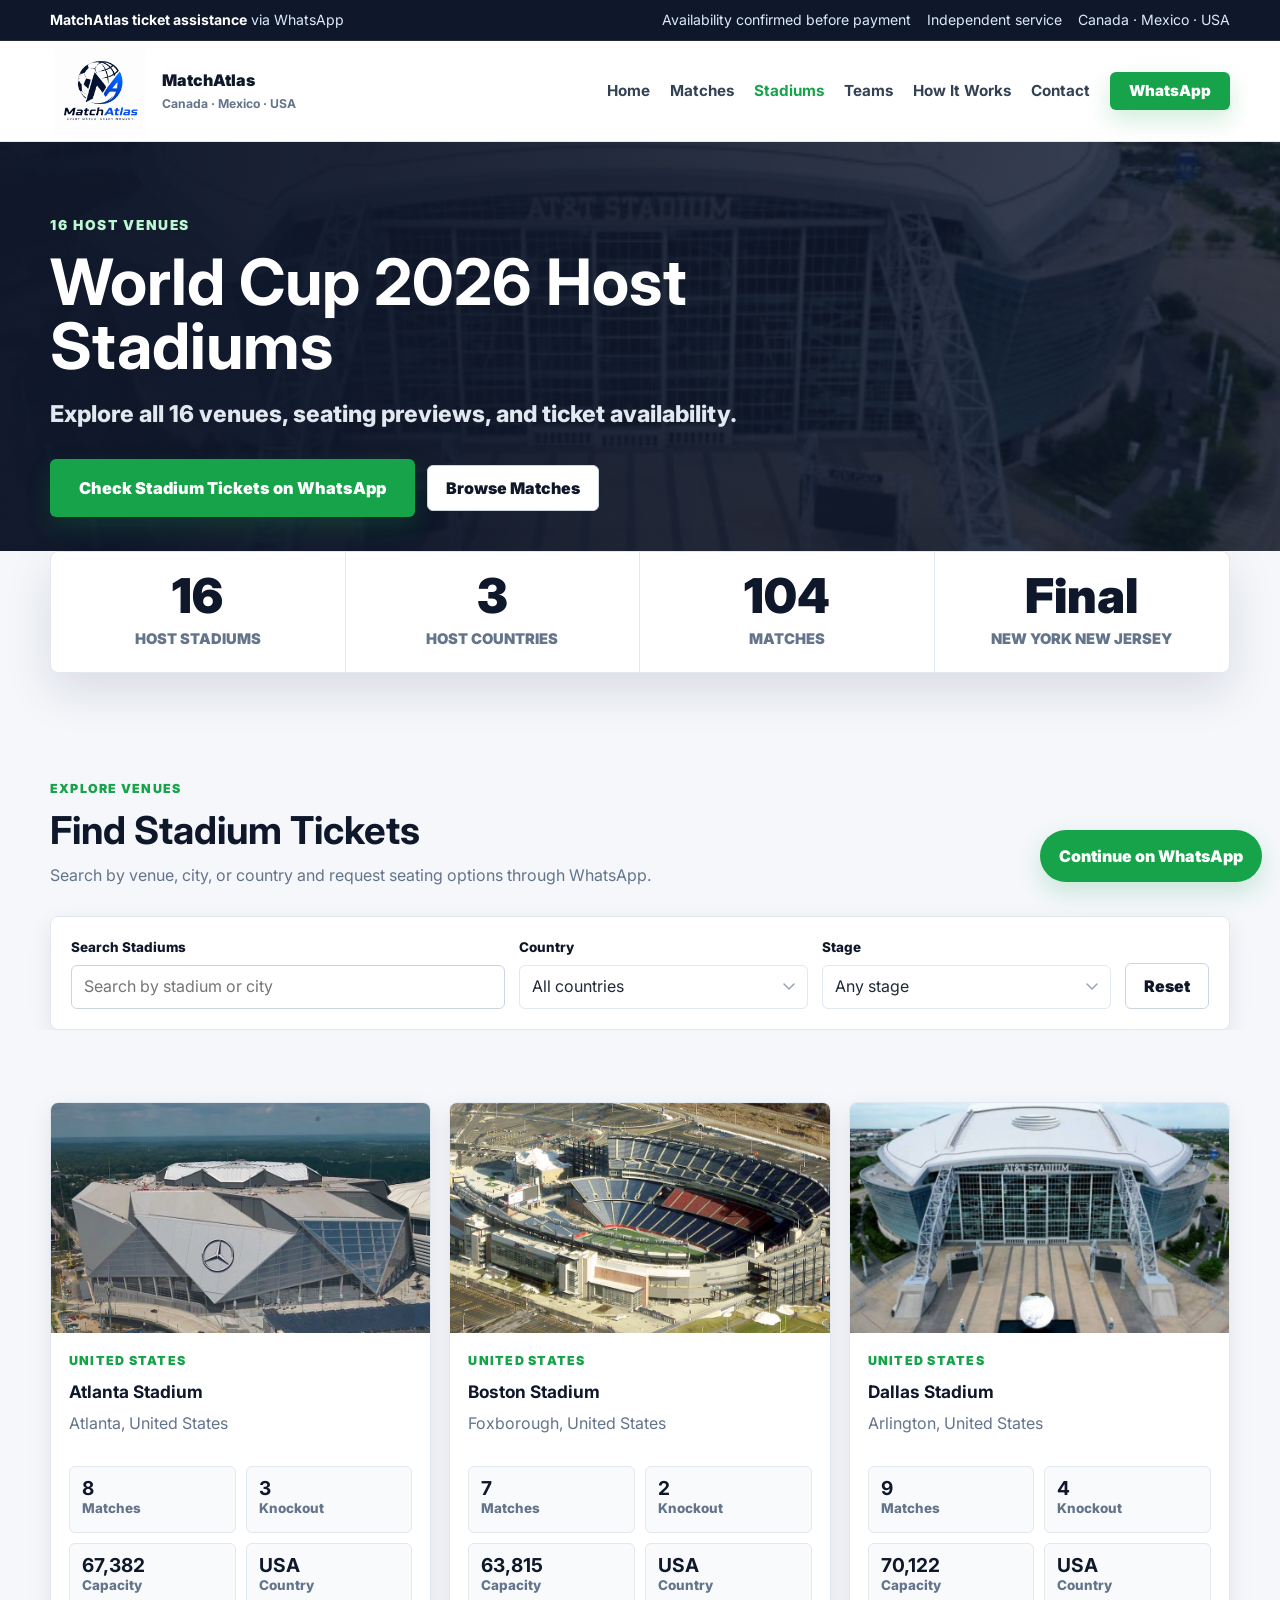
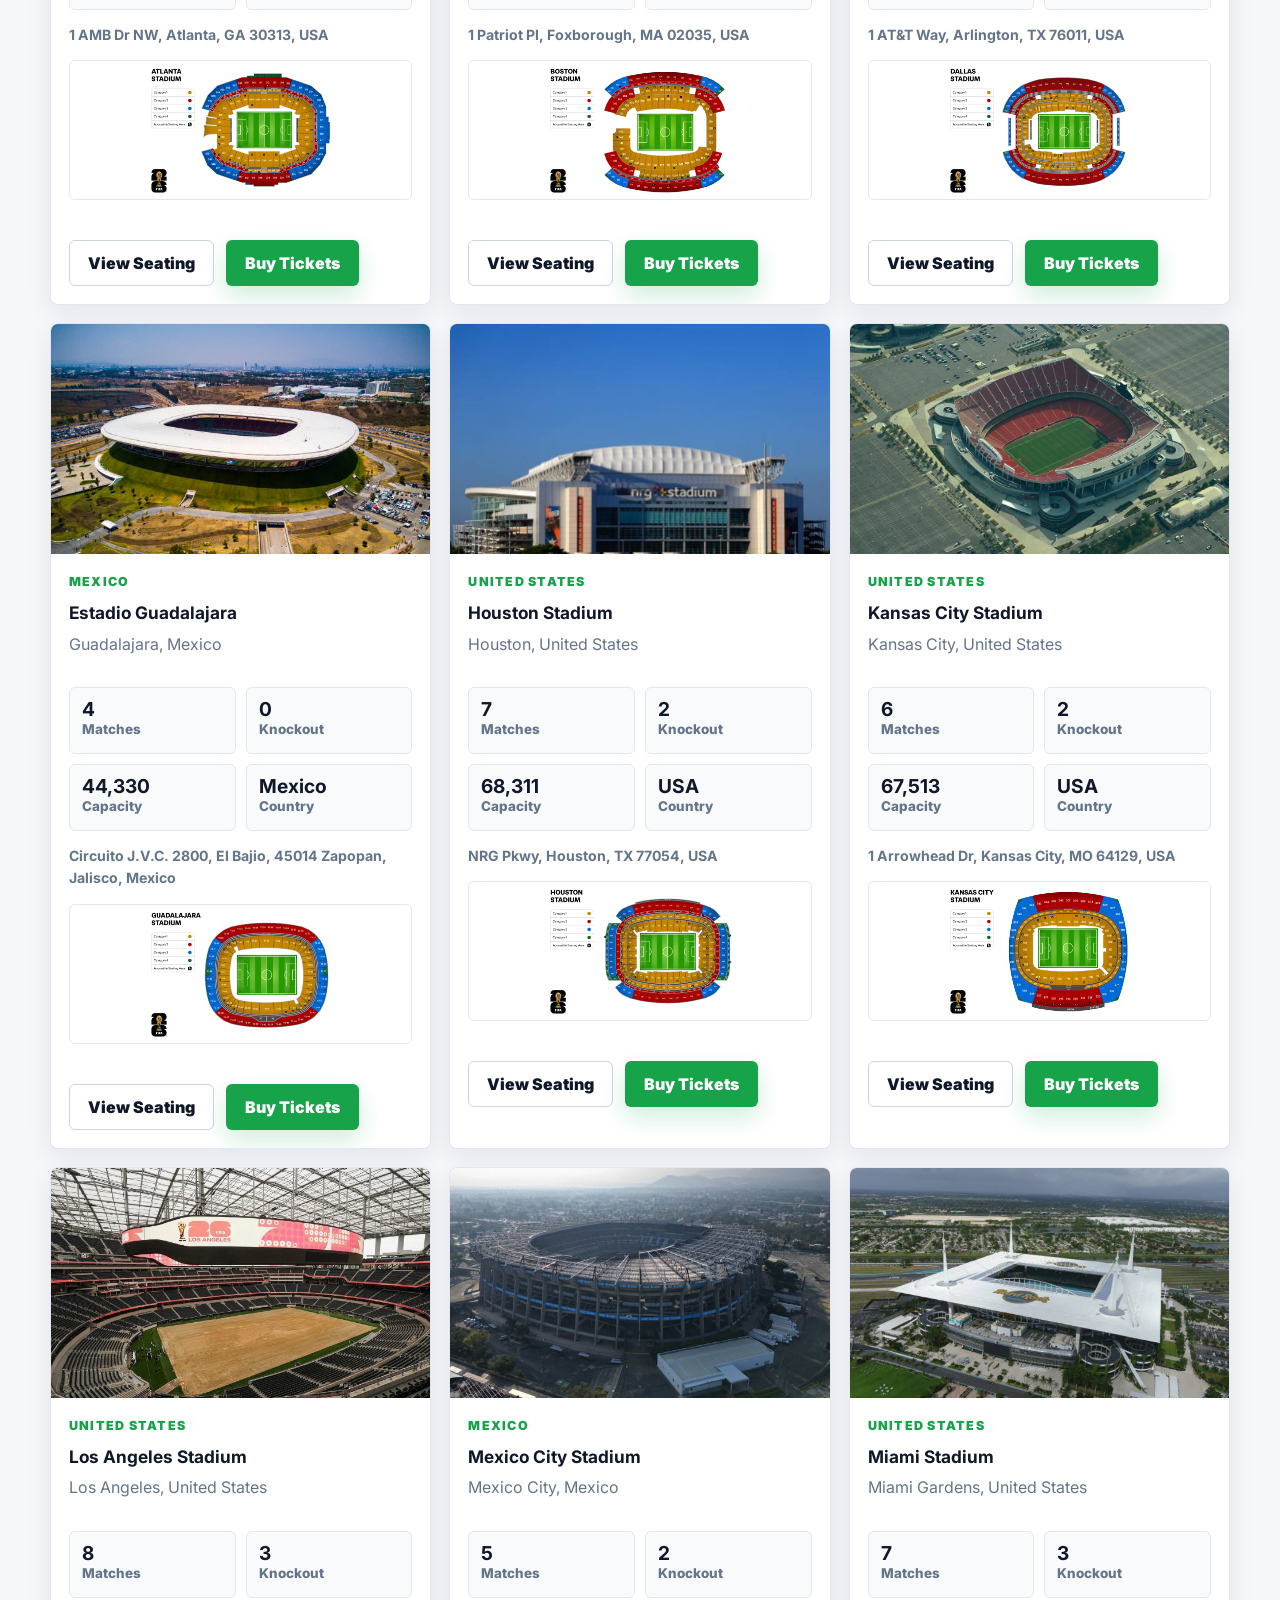
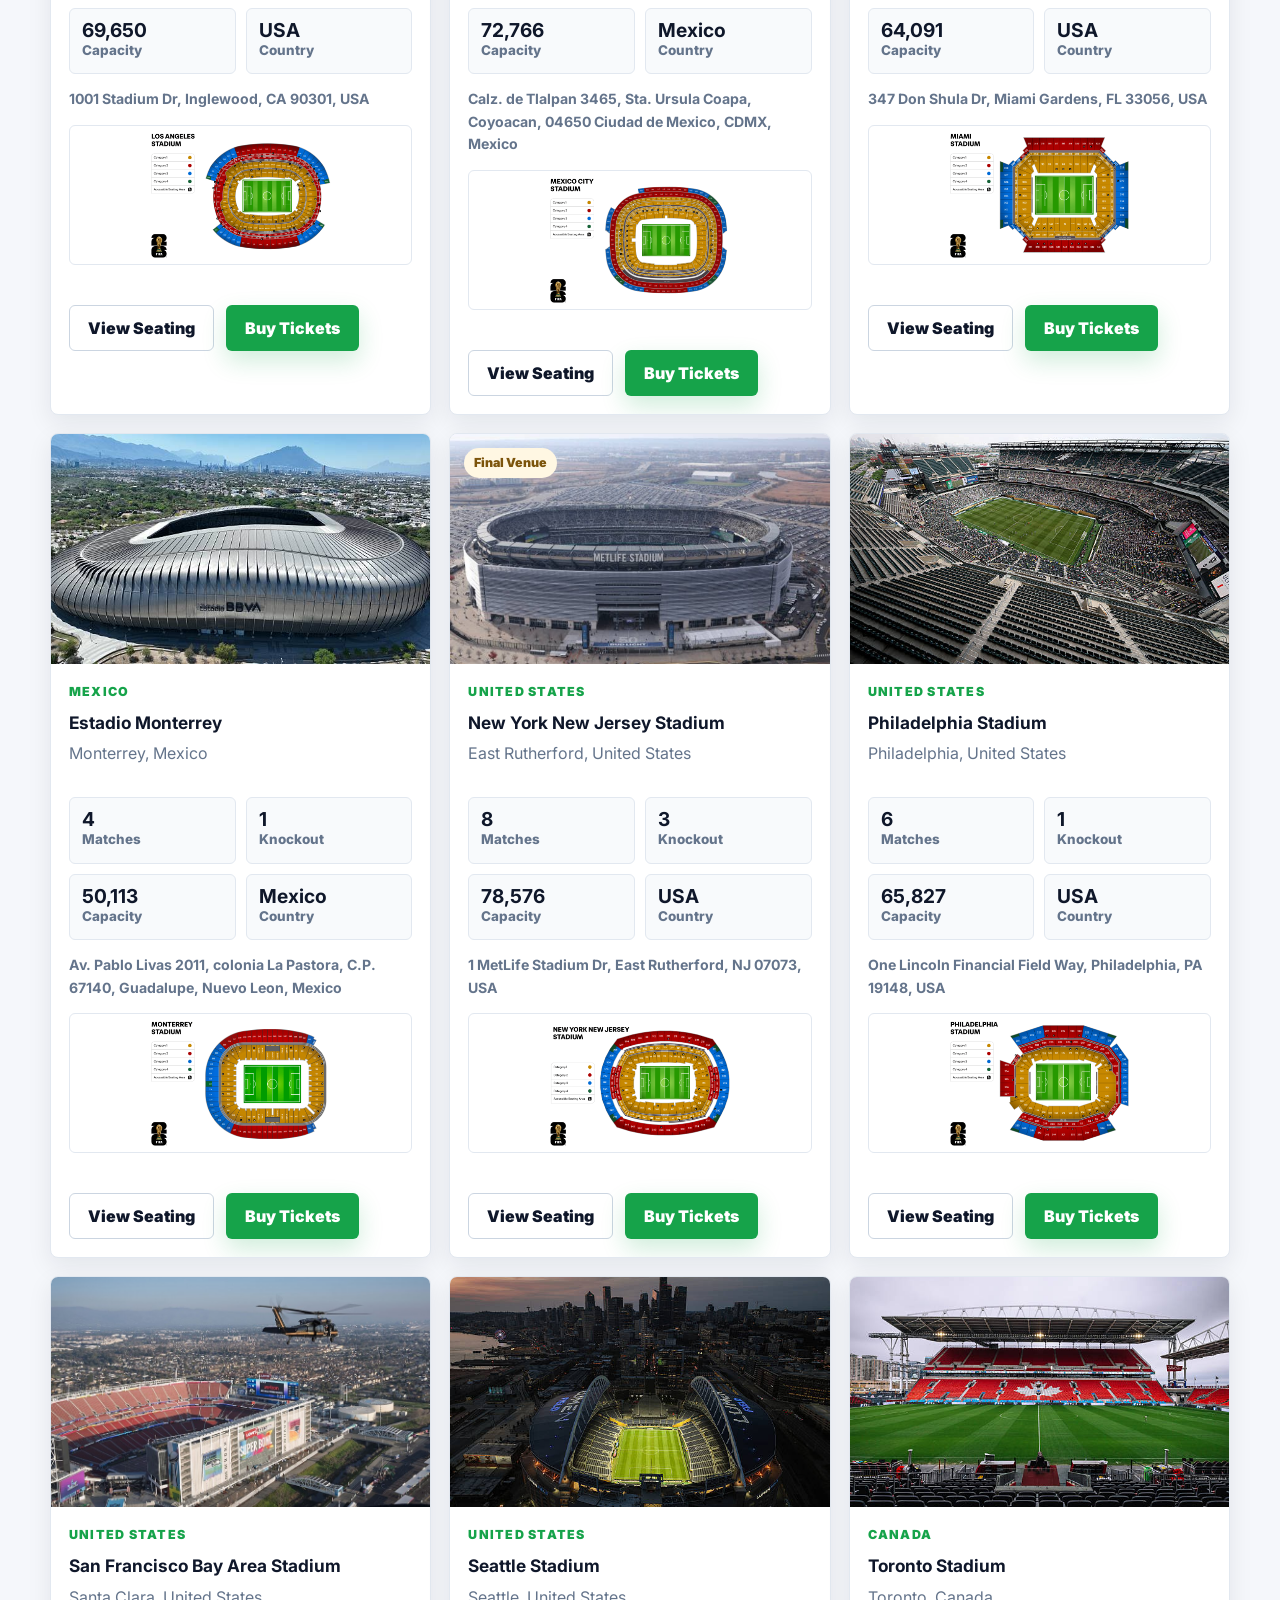
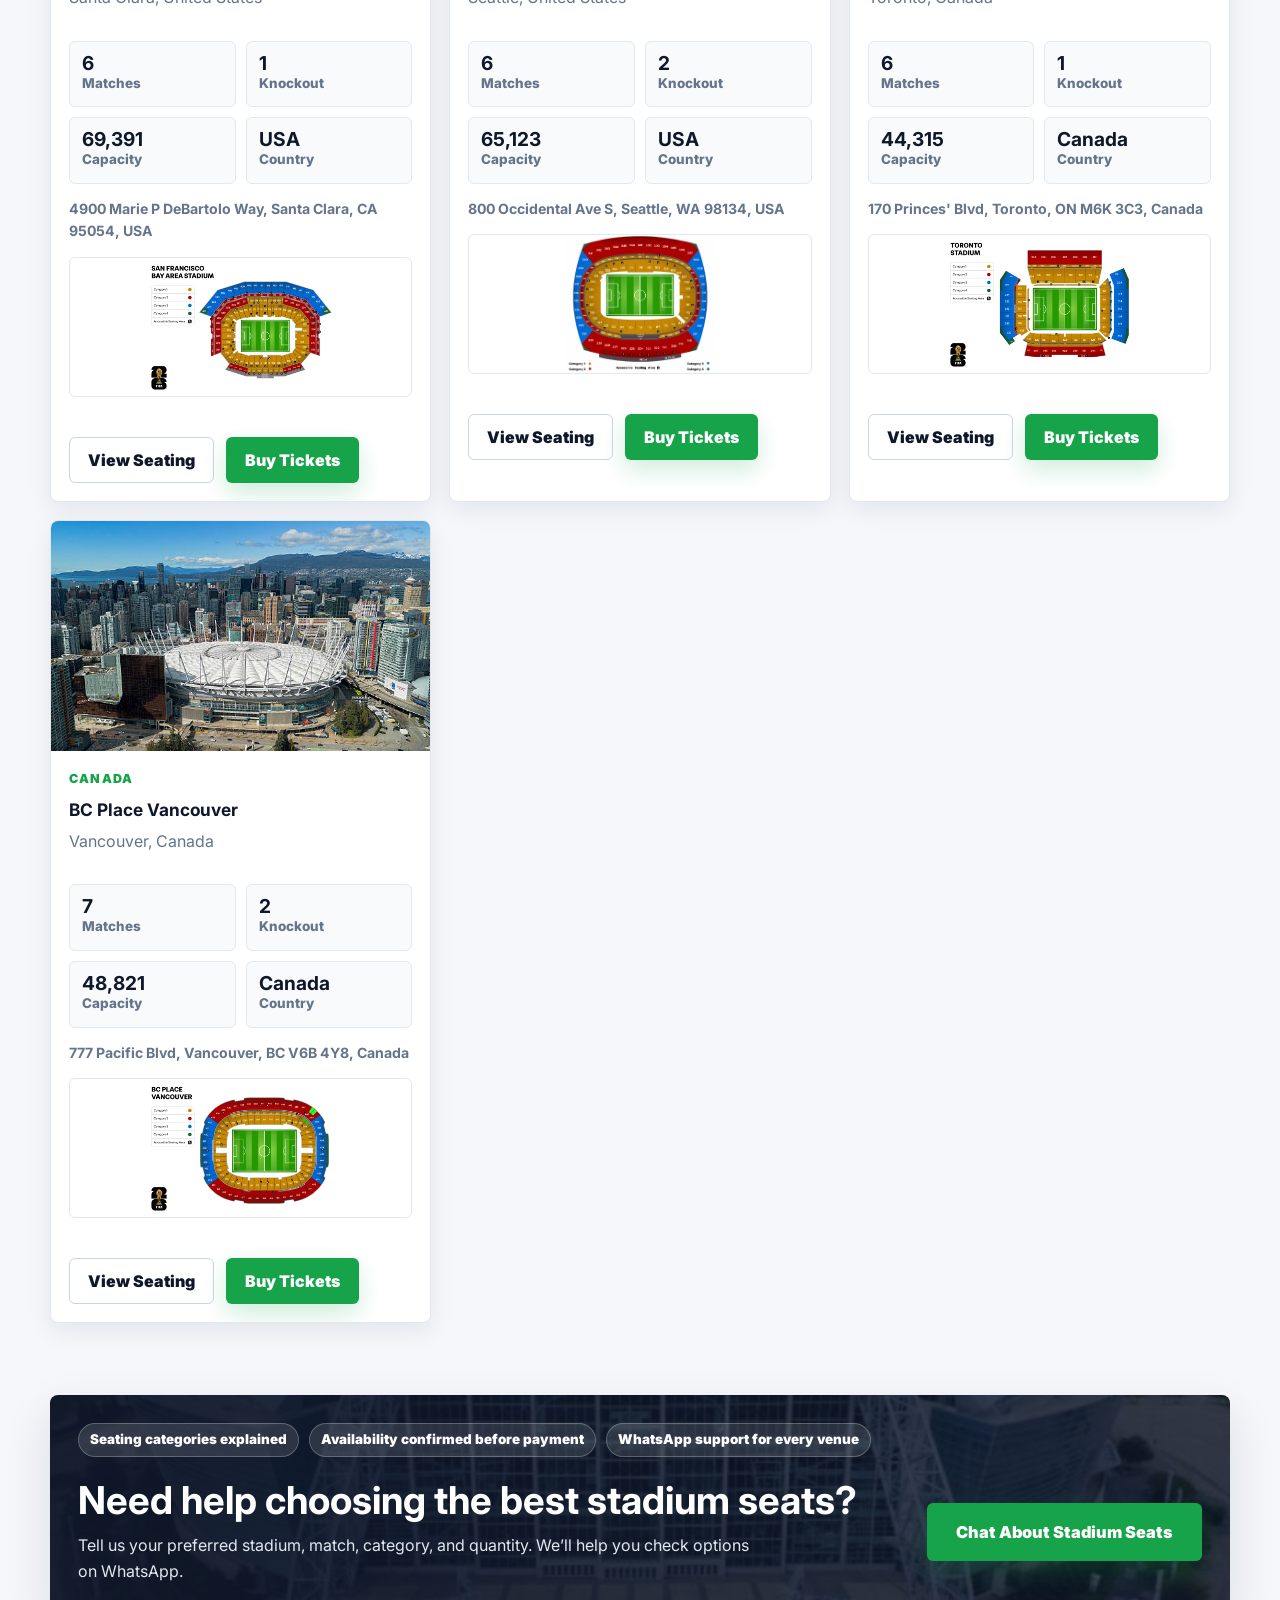
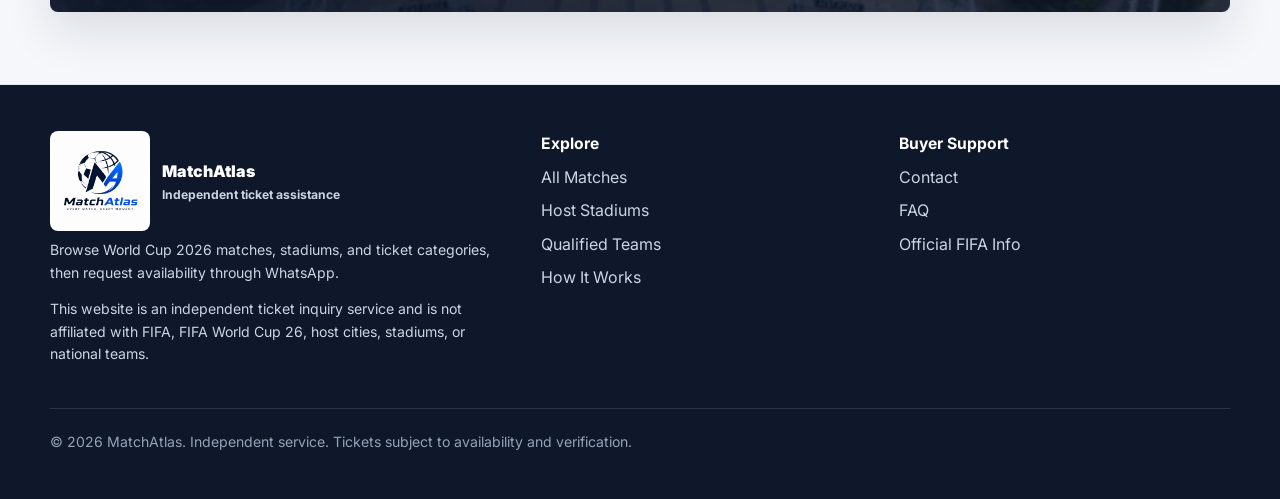
<file: stadiums.html>
<!DOCTYPE html>
<html lang="en">
  <head>
    <meta charset="UTF-8" />
    <meta name="viewport" content="width=device-width, initial-scale=1.0" />
    <meta
      name="description"
      content="Explore all FIFA World Cup 2026 host stadiums, seating previews, and ticket availability through WhatsApp."
    />
    <meta name="theme-color" content="#0f172a" />
    <title>World Cup 2026 Host Stadiums | MatchAtlas</title>
    <link rel="icon" type="image/png" href="assets/images/teams/fifa%20world%20cup%20logo.png" />
    <link rel="apple-touch-icon" href="assets/images/teams/fifa%20world%20cup%20logo.png" />
    <link rel="preconnect" href="https://fonts.googleapis.com" />
    <link rel="preconnect" href="https://fonts.gstatic.com" crossorigin />
    <link
      href="https://fonts.googleapis.com/css2?family=Inter:wght@400;500;600;700;800;900&display=swap"
      rel="stylesheet"
    />
    <link rel="stylesheet" href="assets/css/style.css" />
    <link rel="stylesheet" href="assets/css/responsive.css" />
  </head>
  <body>
    <a class="skip-link" href="#main">Skip to content</a>

    <div class="topbar">
      <div class="container topbar-inner">
        <span><strong>MatchAtlas ticket assistance</strong> via WhatsApp</span>
        <div class="topbar-links" aria-label="Trust notes">
          <span>Availability confirmed before payment</span>
          <span>Independent service</span>
          <span>Canada · Mexico · USA</span>
        </div>
      </div>
    </div>

    <header class="site-header">
      <div class="container nav">
        <a class="brand" href="index.html" aria-label="MatchAtlas home">
          <span class="brand-mark"><img src="assets/images/teams/MatchAtlas.jpg" alt="" /></span>
          <span>
            MatchAtlas
            <small>Canada · Mexico · USA</small>
          </span>
        </a>

        <button class="nav-toggle" type="button" aria-expanded="false" aria-label="Open menu" data-nav-toggle>
          <span class="nav-toggle-line" aria-hidden="true"></span>
        </button>

        <nav class="nav-links" aria-label="Main navigation" data-nav-links>
          <a href="index.html" data-nav-link>Home</a>
          <a href="matches.html" data-nav-link>Matches</a>
          <a href="stadiums.html" data-nav-link>Stadiums</a>
          <a href="teams.html" data-nav-link>Teams</a>
          <a href="how-it-works.html" data-nav-link>How It Works</a>
          <a href="contact.html" data-nav-link>Contact</a>
          <a class="button button-primary" href="#" data-whatsapp-general>WhatsApp</a>
        </nav>
      </div>
    </header>

    <main id="main">
      <section class="page-hero stadiums-hero" aria-labelledby="stadiums-hero-title">
        <div class="container page-hero-content">
          <p class="hero-kicker">16 host venues</p>
          <h1 id="stadiums-hero-title">World Cup 2026 Host Stadiums</h1>
          <p class="page-hero-subtitle">Explore all 16 venues, seating previews, and ticket availability.</p>
          <div class="hero-actions">
            <a
              class="button button-primary button-hero"
              href="#"
              data-whatsapp-general
              data-message="Hi, I want to check World Cup 2026 stadium ticket availability and seating options."
            >
              Check Stadium Tickets on WhatsApp
            </a>
            <a class="button button-secondary" href="matches.html">Browse Matches</a>
          </div>
        </div>
      </section>

      <section class="quick-stats stadiums-stats" aria-label="World Cup 2026 stadium stats">
        <div class="container quick-stats-grid">
          <div class="quick-stat">
            <strong>16</strong>
            <span>Host Stadiums</span>
          </div>
          <div class="quick-stat">
            <strong>3</strong>
            <span>Host Countries</span>
          </div>
          <div class="quick-stat">
            <strong>104</strong>
            <span>Matches</span>
          </div>
          <div class="quick-stat">
            <strong>Final</strong>
            <span>New York New Jersey</span>
          </div>
        </div>
      </section>

      <section class="section stadium-filters-section" aria-labelledby="stadium-filters-title">
        <div class="container">
          <div class="section-header">
            <p class="eyebrow">Explore venues</p>
            <h2 id="stadium-filters-title">Find Stadium Tickets</h2>
            <p class="muted">Search by venue, city, or country and request seating options through WhatsApp.</p>
          </div>

          <form class="stadium-filter-panel" data-stadium-filters>
            <div class="field">
              <label for="stadium-search">Search Stadiums</label>
              <input id="stadium-search" type="search" placeholder="Search by stadium or city" data-stadium-search />
            </div>

            <div class="field">
              <label for="stadium-country">Country</label>
              <select id="stadium-country" data-stadium-country>
                <option value="">All countries</option>
                <option value="United States">United States</option>
                <option value="Mexico">Mexico</option>
                <option value="Canada">Canada</option>
              </select>
            </div>

            <div class="field">
              <label for="stadium-stage">Stage</label>
              <select id="stadium-stage" data-stadium-stage>
                <option value="">Any stage</option>
                <option value="Group Stage">Group Stage</option>
                <option value="Knockout">Knockout Stage</option>
                <option value="Final">Final</option>
              </select>
            </div>

            <button class="button button-secondary" type="reset" data-stadium-reset>Reset</button>
          </form>
        </div>
      </section>

      <section class="section stadium-grid-section" aria-label="World Cup 2026 stadium cards">
        <div class="container">
          <div class="stadium-page-grid" data-stadium-grid></div>
        </div>
      </section>

      <section class="match-trust-cta stadium-bottom-cta" aria-label="Stadium support call to action">
        <div class="container match-trust-card">
          <div class="match-trust-points">
            <span>Seating categories explained</span>
            <span>Availability confirmed before payment</span>
            <span>WhatsApp support for every venue</span>
          </div>
          <div>
            <h2>Need help choosing the best stadium seats?</h2>
            <p>Tell us your preferred stadium, match, category, and quantity. We’ll help you check options on WhatsApp.</p>
          </div>
          <a
            class="button button-primary button-hero"
            href="#"
            data-whatsapp-general
            data-message="Hi, I need help choosing World Cup 2026 stadium seats. Please send me seating options and availability."
          >
            Chat About Stadium Seats
          </a>
        </div>
      </section>
    </main>

    <footer class="footer">
      <div class="container footer-grid">
        <div>
          <a class="brand" href="index.html" aria-label="MatchAtlas home">
            <span class="brand-mark"><img src="assets/images/teams/MatchAtlas.jpg" alt="" /></span>
            <span>
              MatchAtlas
              <small>Independent ticket assistance</small>
            </span>
          </a>
          <p class="small">
            Browse World Cup 2026 matches, stadiums, and ticket categories, then request availability through WhatsApp.
          </p>
          <p class="small">
            This website is an independent ticket inquiry service and is not affiliated with FIFA, FIFA World Cup 26,
            host cities, stadiums, or national teams.
          </p>
        </div>

        <div>
          <h4>Explore</h4>
          <div class="footer-links">
            <a href="matches.html">All Matches</a>
            <a href="stadiums.html">Host Stadiums</a>
            <a href="teams.html">Qualified Teams</a>
            <a href="how-it-works.html">How It Works</a>
          </div>
        </div>

        <div>
          <h4>Buyer Support</h4>
          <div class="footer-links">
            <a href="contact.html">Contact</a>
            <a href="contact.html#faq">FAQ</a>
            <a href="https://www.fifa.com/en/tournaments/mens/worldcup/canadamexicousa2026" target="_blank" rel="noopener">
              Official FIFA Info
            </a>
          </div>
        </div>
      </div>

      <div class="container footer-bottom">
        <span>&copy; <span data-current-year></span> MatchAtlas. Independent service. Tickets subject to availability and verification.</span>
      </div>
    </footer>

    <a
      class="button button-primary floating-whatsapp"
      href="#"
      aria-label="Continue on WhatsApp"
      data-whatsapp-general
    >
      Continue on WhatsApp
    </a>

    <script src="assets/js/whatsapp.js"></script>
    <script src="assets/js/match-data.js"></script>
    <script src="assets/js/stadiums.js"></script>
    <script src="assets/js/main.js"></script>
  </body>
</html>
</file>
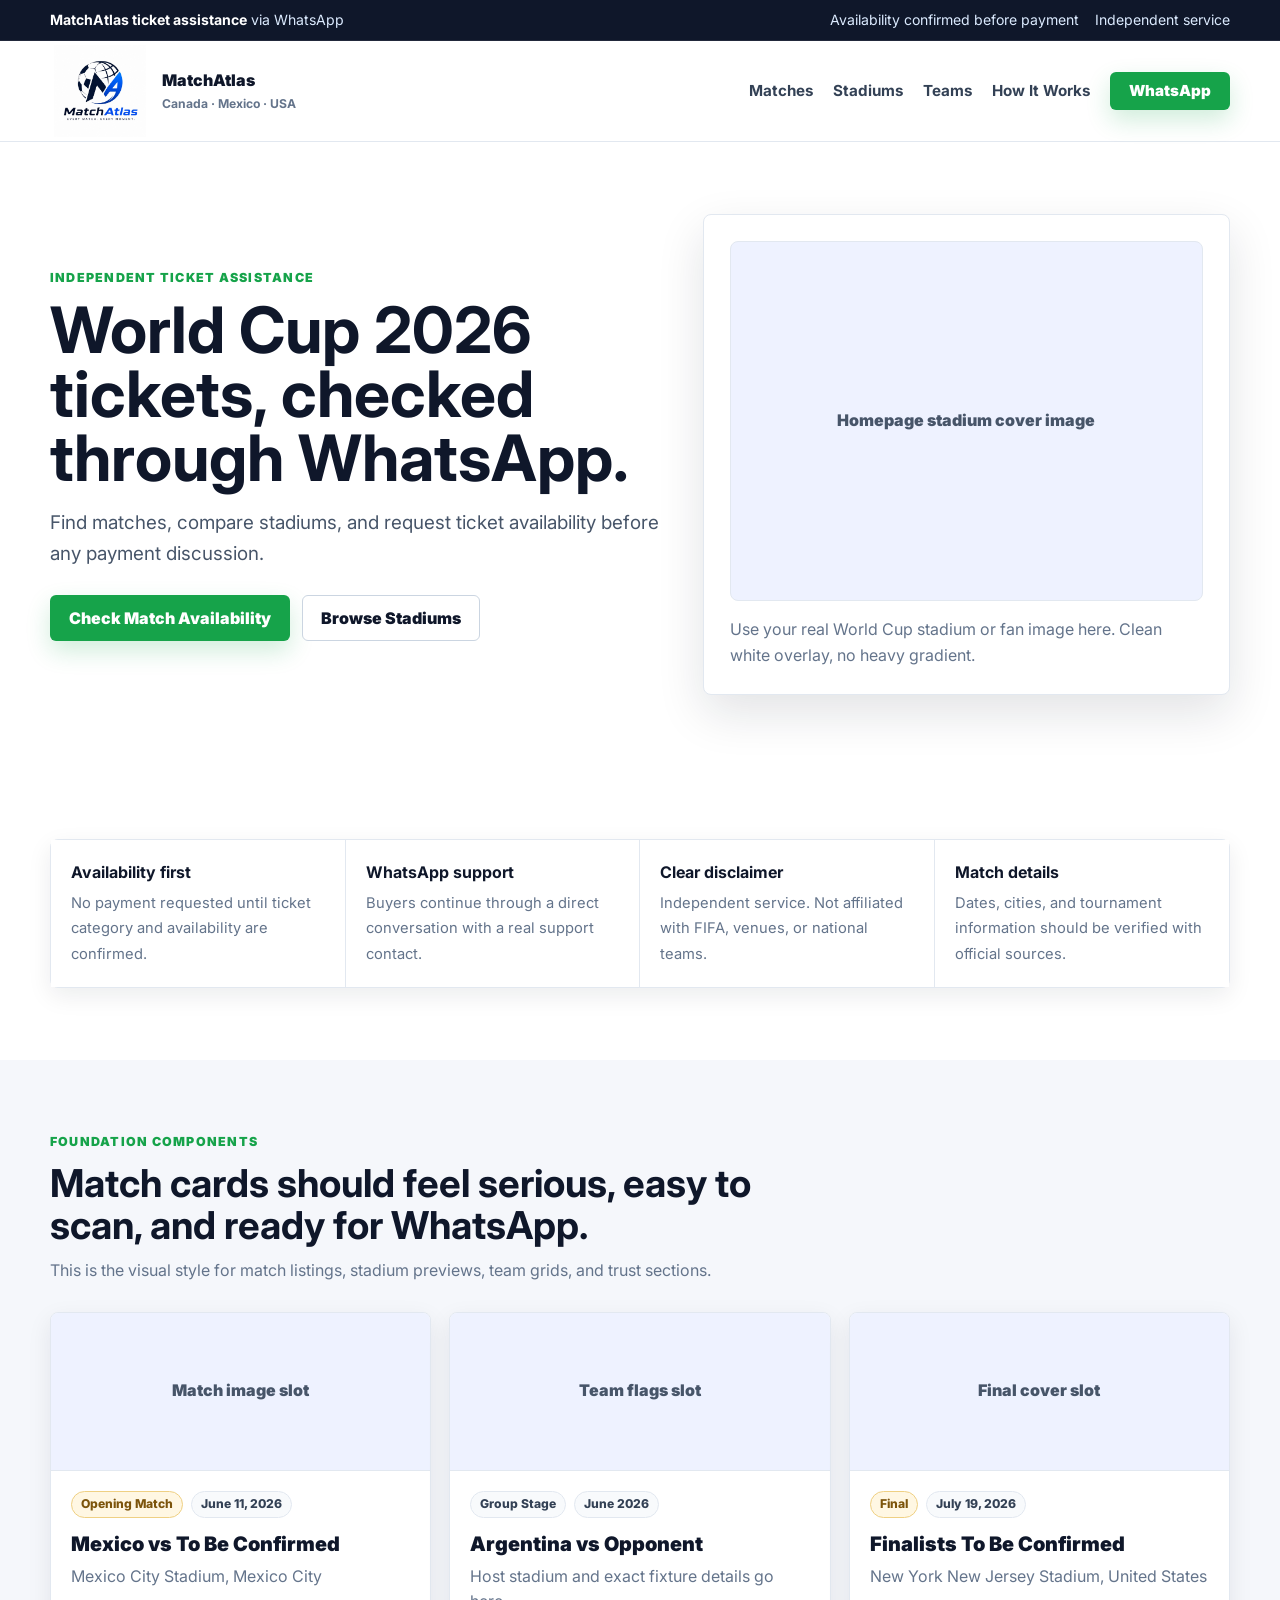
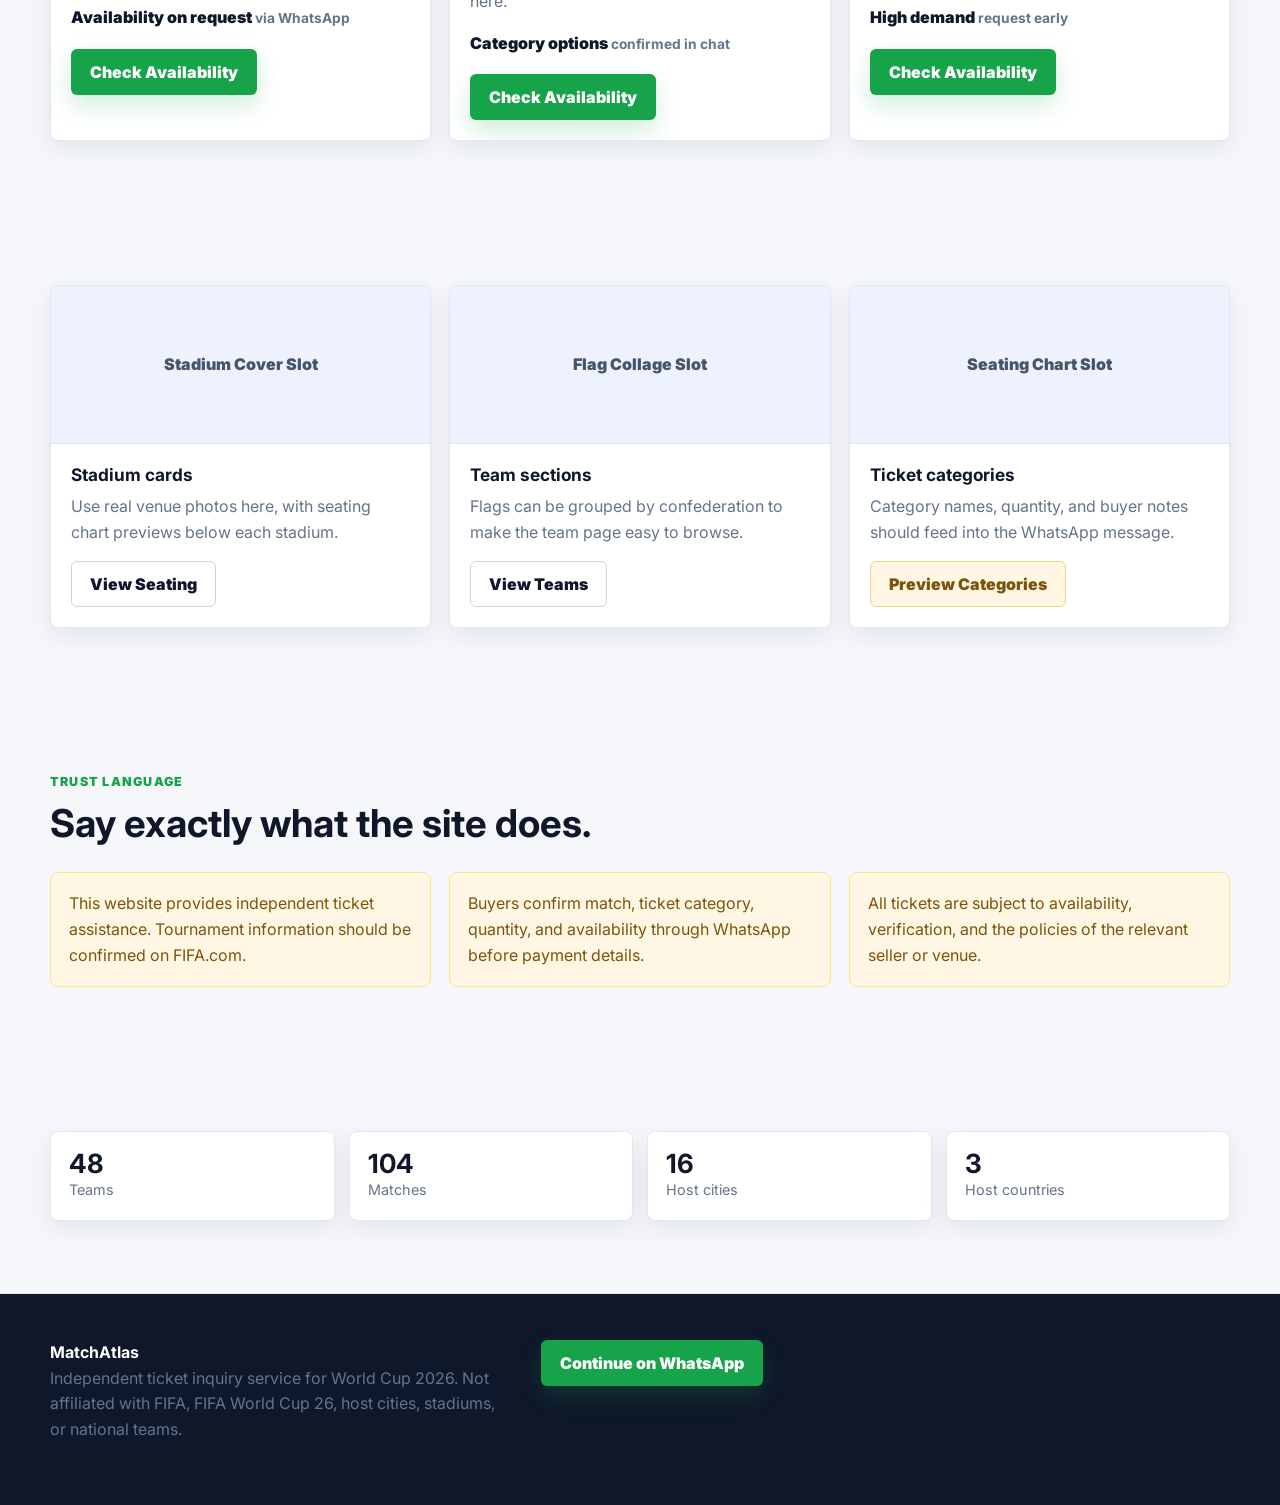
<file: test.html>
<!DOCTYPE html>
<html lang="en">
  <head>
    <meta charset="UTF-8" />
    <meta name="viewport" content="width=device-width, initial-scale=1.0" />
    <title>World Cup 2026 Design Foundation</title>
    <link rel="icon" type="image/png" href="assets/images/teams/fifa%20world%20cup%20logo.png" />
    <link rel="apple-touch-icon" href="assets/images/teams/fifa%20world%20cup%20logo.png" />
    <link rel="preconnect" href="https://fonts.googleapis.com" />
    <link rel="preconnect" href="https://fonts.gstatic.com" crossorigin />
    <link
      href="https://fonts.googleapis.com/css2?family=Inter:wght@400;500;600;700;800;900&display=swap"
      rel="stylesheet"
    />
    <link rel="stylesheet" href="assets/css/style.css" />
    <link rel="stylesheet" href="assets/css/responsive.css" />
  </head>
  <body>
    <div class="topbar">
      <div class="container topbar-inner">
        <span><strong>MatchAtlas ticket assistance</strong> via WhatsApp</span>
        <div class="topbar-links">
          <span>Availability confirmed before payment</span>
          <span>Independent service</span>
        </div>
      </div>
    </div>

    <header class="site-header">
      <div class="container nav">
        <a class="brand" href="#">
          <span class="brand-mark"><img src="assets/images/teams/MatchAtlas.jpg" alt="" /></span>
          <span>
            MatchAtlas
            <small>Canada · Mexico · USA</small>
          </span>
        </a>

        <nav class="nav-links" aria-label="Main navigation">
          <a href="#">Matches</a>
          <a href="#">Stadiums</a>
          <a href="#">Teams</a>
          <a href="#">How It Works</a>
          <a class="button button-primary" href="#">WhatsApp</a>
        </nav>
      </div>
    </header>

    <main>
      <section class="hero">
        <div class="container hero-grid">
          <div>
            <p class="eyebrow">Independent ticket assistance</p>
            <h1>World Cup 2026 tickets, checked through WhatsApp.</h1>
            <p class="lead">
              Find matches, compare stadiums, and request ticket availability before any payment discussion.
            </p>
            <div class="hero-actions">
              <a class="button button-primary" href="#">Check Match Availability</a>
              <a class="button button-secondary" href="#">Browse Stadiums</a>
            </div>
          </div>

          <div class="hero-panel">
            <div class="hero-image-slot">
              Homepage stadium cover image
            </div>
            <p class="muted" style="margin: 16px 0 0;">
              Use your real World Cup stadium or fan image here. Clean white overlay, no heavy gradient.
            </p>
          </div>
        </div>
      </section>

      <section class="section section-white">
        <div class="container">
          <div class="trust-strip">
            <div class="trust-item">
              <strong>Availability first</strong>
              <span>No payment requested until ticket category and availability are confirmed.</span>
            </div>
            <div class="trust-item">
              <strong>WhatsApp support</strong>
              <span>Buyers continue through a direct conversation with a real support contact.</span>
            </div>
            <div class="trust-item">
              <strong>Clear disclaimer</strong>
              <span>Independent service. Not affiliated with FIFA, venues, or national teams.</span>
            </div>
            <div class="trust-item">
              <strong>Match details</strong>
              <span>Dates, cities, and tournament information should be verified with official sources.</span>
            </div>
          </div>
        </div>
      </section>

      <section class="section">
        <div class="container">
          <div class="section-header">
            <p class="eyebrow">Foundation components</p>
            <h2>Match cards should feel serious, easy to scan, and ready for WhatsApp.</h2>
            <p class="muted">
              This is the visual style for match listings, stadium previews, team grids, and trust sections.
            </p>
          </div>

          <div class="grid grid-3">
            <article class="card match-card">
              <div class="match-thumb">Match image slot</div>
              <div class="card-body">
                <div class="match-meta">
                  <span class="pill pill-gold">Opening Match</span>
                  <span class="pill">June 11, 2026</span>
                </div>
                <div class="teams-line">Mexico vs To Be Confirmed</div>
                <p class="muted">Mexico City Stadium, Mexico City</p>
                <p class="price-line">Availability on request <span>via WhatsApp</span></p>
                <div class="card-footer">
                  <a class="button button-primary" href="#">Check Availability</a>
                </div>
              </div>
            </article>

            <article class="card match-card">
              <div class="match-thumb">Team flags slot</div>
              <div class="card-body">
                <div class="match-meta">
                  <span class="pill">Group Stage</span>
                  <span class="pill">June 2026</span>
                </div>
                <div class="teams-line">Argentina vs Opponent</div>
                <p class="muted">Host stadium and exact fixture details go here.</p>
                <p class="price-line">Category options <span>confirmed in chat</span></p>
                <div class="card-footer">
                  <a class="button button-primary" href="#">Check Availability</a>
                </div>
              </div>
            </article>

            <article class="card match-card">
              <div class="match-thumb">Final cover slot</div>
              <div class="card-body">
                <div class="match-meta">
                  <span class="pill pill-gold">Final</span>
                  <span class="pill">July 19, 2026</span>
                </div>
                <div class="teams-line">Finalists To Be Confirmed</div>
                <p class="muted">New York New Jersey Stadium, United States</p>
                <p class="price-line">High demand <span>request early</span></p>
                <div class="card-footer">
                  <a class="button button-primary" href="#">Check Availability</a>
                </div>
              </div>
            </article>
          </div>
        </div>
      </section>

      <section class="section">
        <div class="container">
          <div class="grid grid-3">
            <article class="card">
              <div class="media-placeholder">Stadium Cover Slot</div>
              <div class="card-body">
                <h3>Stadium cards</h3>
                <p class="muted">Use real venue photos here, with seating chart previews below each stadium.</p>
                <a class="button button-secondary" href="#">View Seating</a>
              </div>
            </article>

            <article class="card">
              <div class="media-placeholder">Flag Collage Slot</div>
              <div class="card-body">
                <h3>Team sections</h3>
                <p class="muted">Flags can be grouped by confederation to make the team page easy to browse.</p>
                <a class="button button-secondary" href="#">View Teams</a>
              </div>
            </article>

            <article class="card">
              <div class="media-placeholder">Seating Chart Slot</div>
              <div class="card-body">
                <h3>Ticket categories</h3>
                <p class="muted">Category names, quantity, and buyer notes should feed into the WhatsApp message.</p>
                <a class="button button-gold" href="#">Preview Categories</a>
              </div>
            </article>
          </div>
        </div>
      </section>

      <section class="section">
        <div class="container">
          <div class="section-header">
            <p class="eyebrow">Trust language</p>
            <h2>Say exactly what the site does.</h2>
          </div>

          <div class="grid grid-3">
            <div class="notice">
              This website provides independent ticket assistance. Tournament information should be confirmed on FIFA.com.
            </div>
            <div class="notice">
              Buyers confirm match, ticket category, quantity, and availability through WhatsApp before payment details.
            </div>
            <div class="notice">
              All tickets are subject to availability, verification, and the policies of the relevant seller or venue.
            </div>
          </div>
        </div>
      </section>

      <section class="section">
        <div class="container stat-grid">
          <div class="stat">
            <strong>48</strong>
            <span>Teams</span>
          </div>
          <div class="stat">
            <strong>104</strong>
            <span>Matches</span>
          </div>
          <div class="stat">
            <strong>16</strong>
            <span>Host cities</span>
          </div>
          <div class="stat">
            <strong>3</strong>
            <span>Host countries</span>
          </div>
        </div>
      </section>
    </main>

    <footer class="footer">
      <div class="container footer-grid">
        <div>
          <strong>MatchAtlas</strong>
          <p class="muted">
            Independent ticket inquiry service for World Cup 2026. Not affiliated with FIFA, FIFA World Cup 26,
            host cities, stadiums, or national teams.
          </p>
        </div>
        <div>
          <a class="button button-primary" href="#">Continue on WhatsApp</a>
        </div>
      </div>
    </footer>
  </body>
</html>
</file>
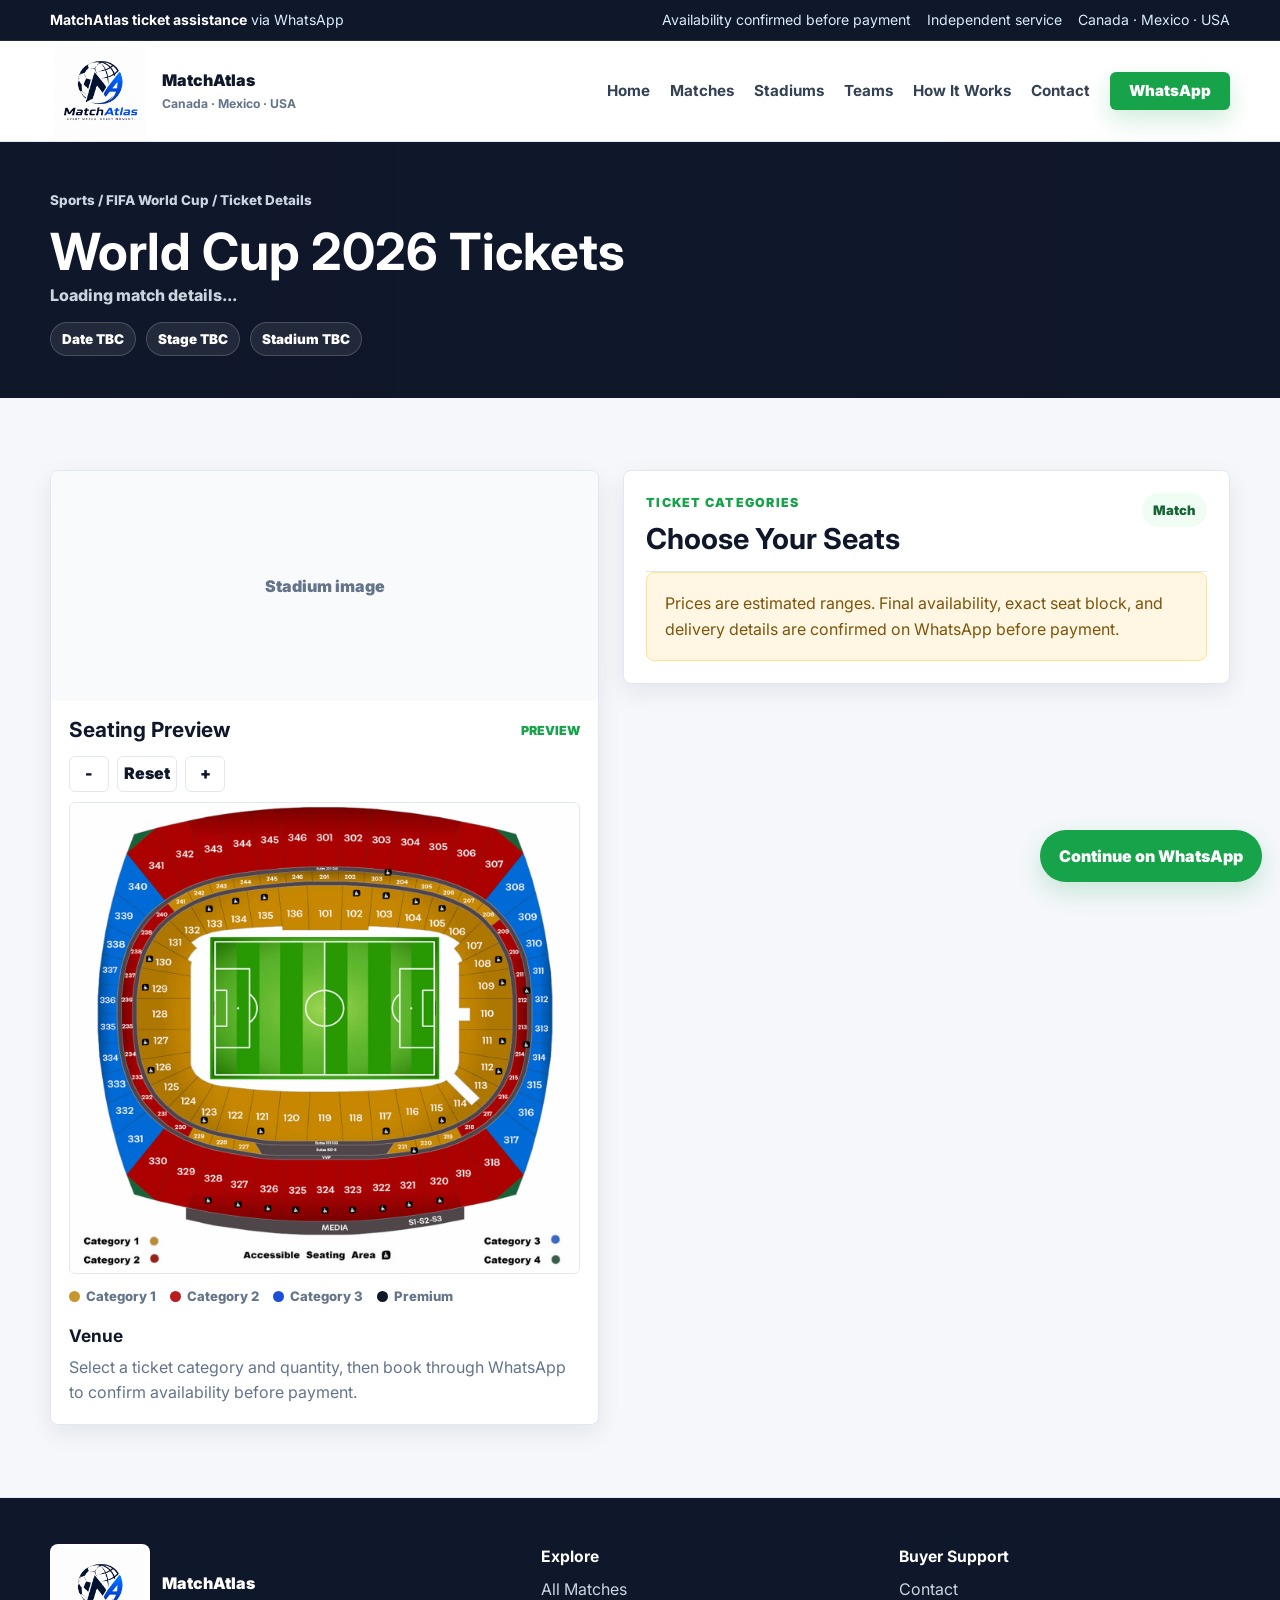
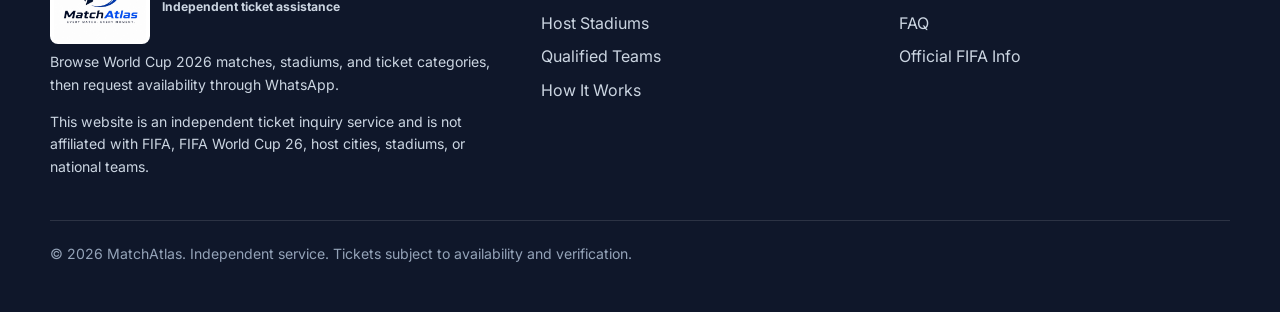
<file: ticket-detail.html>
<!DOCTYPE html>
<html lang="en">
  <head>
    <meta charset="UTF-8" />
    <meta name="viewport" content="width=device-width, initial-scale=1.0" />
    <meta
      name="description"
      content="Choose World Cup 2026 ticket categories, quantities, and seating options before booking through WhatsApp."
    />
    <meta name="theme-color" content="#0f172a" />
    <title>World Cup 2026 Ticket Details | MatchAtlas</title>
    <link rel="icon" type="image/png" href="assets/images/teams/fifa%20world%20cup%20logo.png" />
    <link rel="apple-touch-icon" href="assets/images/teams/fifa%20world%20cup%20logo.png" />
    <link rel="preconnect" href="https://fonts.googleapis.com" />
    <link rel="preconnect" href="https://fonts.gstatic.com" crossorigin />
    <link
      href="https://fonts.googleapis.com/css2?family=Inter:wght@400;500;600;700;800;900&display=swap"
      rel="stylesheet"
    />
    <link rel="stylesheet" href="assets/css/style.css" />
    <link rel="stylesheet" href="assets/css/responsive.css" />
  </head>
  <body>
    <a class="skip-link" href="#main">Skip to content</a>

    <div class="topbar">
      <div class="container topbar-inner">
        <span><strong>MatchAtlas ticket assistance</strong> via WhatsApp</span>
        <div class="topbar-links" aria-label="Trust notes">
          <span>Availability confirmed before payment</span>
          <span>Independent service</span>
          <span>Canada · Mexico · USA</span>
        </div>
      </div>
    </div>

    <header class="site-header">
      <div class="container nav">
        <a class="brand" href="index.html" aria-label="MatchAtlas home">
          <span class="brand-mark"><img src="assets/images/teams/MatchAtlas.jpg" alt="" /></span>
          <span>
            MatchAtlas
            <small>Canada · Mexico · USA</small>
          </span>
        </a>

        <button class="nav-toggle" type="button" aria-expanded="false" aria-label="Open menu" data-nav-toggle>
          <span class="nav-toggle-line" aria-hidden="true"></span>
        </button>

        <nav class="nav-links" aria-label="Main navigation" data-nav-links>
          <a href="index.html" data-nav-link>Home</a>
          <a href="matches.html" data-nav-link>Matches</a>
          <a href="stadiums.html" data-nav-link>Stadiums</a>
          <a href="teams.html" data-nav-link>Teams</a>
          <a href="how-it-works.html" data-nav-link>How It Works</a>
          <a href="contact.html" data-nav-link>Contact</a>
          <a class="button button-primary" href="#" data-whatsapp-general>WhatsApp</a>
        </nav>
      </div>
    </header>

    <main id="main">
      <section class="ticket-detail-hero">
        <div class="container">
          <div class="ticket-breadcrumb">Sports / FIFA World Cup / Ticket Details</div>
          <h1 data-ticket-title>World Cup 2026 Tickets</h1>
          <p data-ticket-subtitle>Loading match details...</p>
          <div class="ticket-meta-row">
            <span data-ticket-date>Date TBC</span>
            <span data-ticket-stage>Stage TBC</span>
            <span data-ticket-stadium>Stadium TBC</span>
          </div>
        </div>
      </section>

      <section class="section ticket-detail-section">
        <div class="container ticket-detail-layout">
          <article class="venue-panel">
            <div class="venue-image" data-venue-image>
              <span>Stadium image</span>
            </div>

            <div class="seat-map-card">
              <div class="seat-map-header">
                <h2 data-seat-title>Seating Preview</h2>
                <span>Preview</span>
              </div>
              <div class="seat-map-toolbar" aria-label="Seating chart zoom controls">
                <button type="button" data-seat-zoom-out aria-label="Zoom out">-</button>
                <button type="button" data-seat-zoom-reset aria-label="Reset zoom">Reset</button>
                <button type="button" data-seat-zoom-in aria-label="Zoom in">+</button>
              </div>
              <div class="seat-map image-seat-map" data-seat-map>
                <img
                  src="assets/images/stdium.png"
                  alt="World Cup stadium seating arrangement"
                  data-seat-map-image
                />
                <div class="seat-map-fallback">
                  Seating chart image could not be loaded.
                </div>
              </div>
              <div class="seat-legend">
                <span><i class="legend-cat-1"></i>Category 1</span>
                <span><i class="legend-cat-2"></i>Category 2</span>
                <span><i class="legend-cat-3"></i>Category 3</span>
                <span><i class="legend-premium"></i>Premium</span>
              </div>
            </div>

            <div class="venue-copy">
              <h3 data-venue-name>Venue</h3>
              <p data-venue-description>
                Select a ticket category and quantity, then book through WhatsApp to confirm availability before payment.
              </p>
            </div>
          </article>

          <article class="ticket-options-panel">
            <div class="ticket-options-head">
              <div>
                <p class="eyebrow">Ticket categories</p>
                <h2>Choose Your Seats</h2>
              </div>
              <span data-ticket-match-number>Match</span>
            </div>

            <div class="ticket-table" data-ticket-options></div>

            <div class="notice">
              Prices are estimated ranges. Final availability, exact seat block, and delivery details are confirmed on WhatsApp before payment.
            </div>
          </article>
        </div>
      </section>
    </main>

    <footer class="footer">
      <div class="container footer-grid">
        <div>
          <a class="brand" href="index.html" aria-label="MatchAtlas home">
            <span class="brand-mark"><img src="assets/images/teams/MatchAtlas.jpg" alt="" /></span>
            <span>
              MatchAtlas
              <small>Independent ticket assistance</small>
            </span>
          </a>
          <p class="small">
            Browse World Cup 2026 matches, stadiums, and ticket categories, then request availability through WhatsApp.
          </p>
          <p class="small">
            This website is an independent ticket inquiry service and is not affiliated with FIFA, FIFA World Cup 26,
            host cities, stadiums, or national teams.
          </p>
        </div>

        <div>
          <h4>Explore</h4>
          <div class="footer-links">
            <a href="matches.html">All Matches</a>
            <a href="stadiums.html">Host Stadiums</a>
            <a href="teams.html">Qualified Teams</a>
            <a href="how-it-works.html">How It Works</a>
          </div>
        </div>

        <div>
          <h4>Buyer Support</h4>
          <div class="footer-links">
            <a href="contact.html">Contact</a>
            <a href="contact.html#faq">FAQ</a>
            <a href="https://www.fifa.com/en/tournaments/mens/worldcup/canadamexicousa2026" target="_blank" rel="noopener">
              Official FIFA Info
            </a>
          </div>
        </div>
      </div>

      <div class="container footer-bottom">
        <span>&copy; <span data-current-year></span> MatchAtlas. Independent service. Tickets subject to availability and verification.</span>
      </div>
    </footer>

    <a class="button button-primary floating-whatsapp" href="#" aria-label="Continue on WhatsApp" data-whatsapp-general>
      Continue on WhatsApp
    </a>

    <script src="assets/js/whatsapp.js"></script>
    <script src="assets/js/match-data.js"></script>
    <script src="assets/js/ticket-detail.js"></script>
    <script src="assets/js/main.js"></script>
  </body>
</html>
</file>
<file: assets/css/style.css>
:root {
  --color-bg: #ffffff;
  --color-page: #f5f7fb;
  --color-surface: #ffffff;
  --color-surface-soft: #f8fafc;
  --color-heading: #0f172a;
  --color-text: #1f2937;
  --color-muted: #64748b;
  --color-muted-light: #94a3b8;
  --color-border: #e2e8f0;
  --color-border-strong: #cbd5e1;
  --color-navy: #0f172a;
  --color-navy-soft: #1e293b;
  --color-green: #16a34a;
  --color-green-dark: #12813c;
  --color-blue: #1d4ed8;
  --color-gold: #c8962e;
  --color-gold-soft: #fff7e3;
  --color-red: #dc2626;
  --shadow-sm: 0 8px 24px rgba(15, 23, 42, 0.08);
  --shadow-md: 0 18px 48px rgba(15, 23, 42, 0.12);
  --radius-xs: 4px;
  --radius-sm: 6px;
  --radius-md: 8px;
  --radius-lg: 12px;
  --container: 1180px;
  --header-height: 78px;
}

* {
  box-sizing: border-box;
}

html {
  scroll-behavior: smooth;
}

body {
  margin: 0;
  background: var(--color-page);
  color: var(--color-text);
  font-family: Inter, "Segoe UI", Arial, sans-serif;
  line-height: 1.6;
  text-rendering: optimizeLegibility;
}

a {
  color: inherit;
  text-decoration: none;
}

img,
svg {
  display: block;
  max-width: 100%;
}

button,
input,
select,
textarea {
  font: inherit;
}

button {
  color: inherit;
}

:focus-visible {
  outline: 3px solid rgba(22, 163, 74, 0.3);
  outline-offset: 3px;
}

.skip-link {
  position: absolute;
  left: 16px;
  top: -60px;
  z-index: 100;
  padding: 10px 14px;
  border-radius: var(--radius-sm);
  background: var(--color-navy);
  color: #ffffff;
  font-weight: 800;
}

.skip-link:focus {
  top: 12px;
}

.container {
  width: min(100% - 32px, var(--container));
  margin-inline: auto;
}

.stack {
  display: grid;
  gap: 18px;
}

.section {
  padding: 72px 0;
}

.section-white {
  background: var(--color-bg);
}

.section-tight {
  padding: 46px 0;
}

.section-header {
  max-width: 760px;
  margin-bottom: 28px;
}

.section-header.center {
  margin-inline: auto;
  text-align: center;
}

.eyebrow {
  margin: 0 0 10px;
  color: var(--color-green);
  font-size: 0.78rem;
  font-weight: 900;
  letter-spacing: 0.1em;
  text-transform: uppercase;
}

h1,
h2,
h3,
h4,
p {
  margin-top: 0;
}

h1,
.display {
  max-width: 850px;
  margin-bottom: 18px;
  color: var(--color-heading);
  font-size: clamp(2.3rem, 5vw, 4.75rem);
  line-height: 1;
  letter-spacing: 0;
}

h2 {
  margin-bottom: 12px;
  color: var(--color-heading);
  font-size: clamp(1.75rem, 3vw, 2.75rem);
  line-height: 1.1;
  letter-spacing: 0;
}

h3 {
  margin-bottom: 8px;
  color: var(--color-heading);
  font-size: 1.08rem;
  line-height: 1.25;
  letter-spacing: 0;
}

h4 {
  margin-bottom: 8px;
  color: var(--color-heading);
  font-size: 0.98rem;
}

.lead {
  max-width: 690px;
  color: #475569;
  font-size: clamp(1rem, 1.5vw, 1.18rem);
}

.muted {
  color: var(--color-muted);
}

.small {
  font-size: 0.88rem;
}

.topbar {
  border-bottom: 1px solid rgba(255, 255, 255, 0.08);
  background: var(--color-navy);
  color: #dbeafe;
  font-size: 0.88rem;
}

.topbar-inner {
  min-height: 40px;
  display: flex;
  align-items: center;
  justify-content: space-between;
  gap: 18px;
}

.topbar-links {
  display: flex;
  flex-wrap: wrap;
  gap: 16px;
}

.topbar strong {
  color: #ffffff;
}

.site-header {
  position: sticky;
  top: 0;
  z-index: 30;
  border-bottom: 1px solid var(--color-border);
  background: rgba(255, 255, 255, 0.96);
  backdrop-filter: blur(14px);
}

.nav {
  min-height: var(--header-height);
  display: flex;
  align-items: center;
  justify-content: space-between;
  gap: 24px;
}

.brand {
  display: inline-flex;
  align-items: center;
  gap: 12px;
  color: var(--color-heading);
  font-weight: 900;
  letter-spacing: 0;
}

.brand-mark {
  width: 100px;
  height: 100px;
  display: grid;
  flex: 0 0 auto;
  place-items: center;
  border-radius: var(--radius-md);
  background: #ffffff;
  color: var(--color-navy);
  overflow: hidden;
  font-weight: 900;
}

.brand-mark img {
  width: 100%;
  height: 100%;
  object-fit: contain;
  padding: 4px;
}

.brand small {
  display: block;
  color: var(--color-muted);
  font-size: 0.76rem;
  font-weight: 700;
}

.nav-links {
  display: flex;
  align-items: center;
  gap: 20px;
  color: #334155;
  font-size: 0.95rem;
  font-weight: 700;
}

.nav-links a {
  display: inline-flex;
  align-items: center;
  min-height: 38px;
}

.nav-links a:hover,
.nav-links a.is-active {
  color: var(--color-green);
}

.nav-toggle {
  display: none;
  width: 44px;
  height: 44px;
  align-items: center;
  justify-content: center;
  border: 1px solid var(--color-border);
  border-radius: var(--radius-sm);
  background: #ffffff;
  cursor: pointer;
}

.nav-toggle-line,
.nav-toggle-line::before,
.nav-toggle-line::after {
  width: 18px;
  height: 2px;
  display: block;
  position: relative;
  border-radius: 999px;
  background: var(--color-heading);
  content: "";
}

.nav-toggle-line::before {
  position: absolute;
  top: -6px;
}

.nav-toggle-line::after {
  position: absolute;
  top: 6px;
}

.hero {
  min-height: 590px;
  display: grid;
  align-items: center;
  padding: 72px 0;
  background: #ffffff;
}

.hero-grid {
  display: grid;
  grid-template-columns: 1.08fr 0.92fr;
  gap: 34px;
  align-items: center;
}

.hero-panel {
  padding: 26px;
  border: 1px solid var(--color-border);
  border-radius: var(--radius-md);
  background: var(--color-surface);
  box-shadow: var(--shadow-md);
}

.image-slot,
.hero-image-slot,
.match-thumb,
.media-placeholder {
  display: grid;
  place-items: center;
  border: 1px solid var(--color-border);
  background: #eef2ff;
  color: #475569;
  font-weight: 900;
  text-align: center;
}

.hero-image-slot {
  min-height: 360px;
  border-radius: var(--radius-md);
}

.match-thumb,
.media-placeholder {
  min-height: 158px;
  border-width: 0 0 1px;
}

.button-row,
.hero-actions {
  display: flex;
  flex-wrap: wrap;
  align-items: center;
  gap: 12px;
  margin-top: 26px;
}

.button {
  min-height: 46px;
  display: inline-flex;
  align-items: center;
  justify-content: center;
  gap: 10px;
  padding: 0 18px;
  border: 1px solid transparent;
  border-radius: var(--radius-sm);
  cursor: pointer;
  font-weight: 900;
  line-height: 1;
  transition: transform 160ms ease, border-color 160ms ease, background 160ms ease, color 160ms ease;
}

.button:hover {
  transform: translateY(-1px);
}

.button-primary {
  background: var(--color-green);
  color: #ffffff;
  box-shadow: 0 10px 24px rgba(22, 163, 74, 0.2);
}

.button-primary:hover {
  background: var(--color-green-dark);
}

.button-secondary {
  border-color: var(--color-border-strong);
  background: #ffffff;
  color: var(--color-heading);
}

.button-secondary:hover {
  border-color: var(--color-green);
  color: var(--color-green);
}

.button-gold {
  border-color: #efd083;
  background: var(--color-gold-soft);
  color: #7c540b;
}

.button-dark {
  background: var(--color-navy);
  color: #ffffff;
}

.button-full {
  width: 100%;
}

.grid {
  display: grid;
  gap: 18px;
}

.grid-2 {
  grid-template-columns: repeat(2, 1fr);
}

.grid-3 {
  grid-template-columns: repeat(3, 1fr);
}

.grid-4 {
  grid-template-columns: repeat(4, 1fr);
}

.card {
  overflow: hidden;
  border: 1px solid var(--color-border);
  border-radius: var(--radius-md);
  background: var(--color-surface);
  box-shadow: var(--shadow-sm);
}

.card-body {
  padding: 20px;
}

.card-footer {
  margin-top: auto;
  padding-top: 18px;
}

.match-card {
  display: flex;
  flex-direction: column;
  min-height: 332px;
}

.match-meta {
  display: flex;
  flex-wrap: wrap;
  gap: 8px;
  margin-bottom: 14px;
}

.pill {
  display: inline-flex;
  align-items: center;
  min-height: 27px;
  padding: 0 9px;
  border: 1px solid var(--color-border);
  border-radius: 999px;
  color: #334155;
  background: var(--color-surface-soft);
  font-size: 0.76rem;
  font-weight: 800;
}

.pill-green {
  border-color: #bbf7d0;
  color: #166534;
  background: #f0fdf4;
}

.pill-gold {
  border-color: #efd083;
  color: #7c540b;
  background: var(--color-gold-soft);
}

.teams-line {
  margin-bottom: 8px;
  color: var(--color-heading);
  font-size: 1.25rem;
  font-weight: 900;
  line-height: 1.2;
}

.price-line {
  margin: 16px 0 0;
  color: var(--color-heading);
  font-weight: 900;
}

.price-line span {
  color: var(--color-muted);
  font-size: 0.86rem;
  font-weight: 700;
}

.trust-strip {
  display: grid;
  grid-template-columns: repeat(4, 1fr);
  border: 1px solid var(--color-border);
  border-radius: var(--radius-md);
  background: var(--color-surface);
  box-shadow: var(--shadow-sm);
}

.trust-item {
  min-height: 102px;
  padding: 20px;
  border-right: 1px solid var(--color-border);
  background: #ffffff;
}

.trust-item:last-child {
  border-right: 0;
}

.trust-item strong {
  display: block;
  margin-bottom: 4px;
  color: var(--color-heading);
}

.trust-item span {
  color: var(--color-muted);
  font-size: 0.92rem;
}

.stat-grid {
  display: grid;
  grid-template-columns: repeat(4, 1fr);
  gap: 14px;
}

.stat {
  padding: 18px;
  border: 1px solid var(--color-border);
  border-radius: var(--radius-md);
  background: #ffffff;
  box-shadow: var(--shadow-sm);
}

.stat strong {
  display: block;
  color: var(--color-heading);
  font-size: 1.65rem;
  line-height: 1;
}

.stat span {
  color: var(--color-muted);
  font-size: 0.9rem;
}

.notice {
  padding: 18px;
  border: 1px solid #fde68a;
  border-radius: var(--radius-md);
  background: var(--color-gold-soft);
  color: #7c540b;
}

.alert {
  padding: 14px 16px;
  border-radius: var(--radius-md);
  background: #eff6ff;
  color: #1e40af;
  font-weight: 700;
}

.form-card {
  padding: 20px;
  border: 1px solid var(--color-border);
  border-radius: var(--radius-md);
  background: #ffffff;
  box-shadow: var(--shadow-sm);
}

.form-grid {
  display: grid;
  grid-template-columns: repeat(4, 1fr);
  gap: 12px;
}

.field {
  display: grid;
  gap: 6px;
}

.field label {
  color: var(--color-heading);
  font-size: 0.84rem;
  font-weight: 800;
}

.field input,
.field select,
.field textarea {
  width: 100%;
  min-height: 44px;
  padding: 0 12px;
  border: 1px solid var(--color-border-strong);
  border-radius: var(--radius-sm);
  background: #ffffff;
  color: var(--color-text);
}

.field textarea {
  min-height: 120px;
  padding-top: 10px;
  resize: vertical;
}

.faq-list {
  display: grid;
  gap: 12px;
}

.faq-item {
  border: 1px solid var(--color-border);
  border-radius: var(--radius-md);
  background: #ffffff;
  box-shadow: var(--shadow-sm);
}

.faq-question {
  width: 100%;
  min-height: 58px;
  display: flex;
  align-items: center;
  justify-content: space-between;
  gap: 18px;
  padding: 0 18px;
  border: 0;
  background: transparent;
  color: var(--color-heading);
  cursor: pointer;
  font-weight: 900;
  text-align: left;
}

.faq-question::after {
  content: "+";
  color: var(--color-green);
  font-size: 1.3rem;
  line-height: 1;
}

.faq-item.is-open .faq-question::after {
  content: "-";
}

.faq-answer {
  display: none;
  padding: 0 18px 18px;
  color: var(--color-muted);
}

.faq-item.is-open .faq-answer {
  display: block;
}

.footer {
  padding: 46px 0;
  border-top: 1px solid var(--color-border);
  background: var(--color-navy);
  color: #cbd5e1;
}

.footer strong,
.footer h3,
.footer h4 {
  color: #ffffff;
}

.footer .brand {
  color: #ffffff;
}

.footer .brand small {
  color: #cbd5e1;
}

.footer a:hover {
  color: #ffffff;
}

.footer-grid {
  display: grid;
  grid-template-columns: 1.4fr 1fr 1fr;
  gap: 28px;
  align-items: start;
}

.footer-links {
  display: grid;
  gap: 8px;
}

.footer-bottom {
  margin-top: 28px;
  padding-top: 22px;
  border-top: 1px solid rgba(255, 255, 255, 0.12);
  color: #94a3b8;
  font-size: 0.88rem;
}

.floating-whatsapp {
  position: fixed;
  right: 18px;
  bottom: 18px;
  z-index: 40;
  min-height: 52px;
  padding: 0 18px;
  border-radius: 999px;
}

.home-hero {
  min-height: calc(100svh - 118px);
  position: relative;
  display: grid;
  align-items: center;
  overflow: hidden;
  padding: 86px 0;
  background:
    linear-gradient(90deg, rgba(15, 23, 42, 0.84) 0%, rgba(15, 23, 42, 0.62) 52%, rgba(15, 23, 42, 0.34) 100%),
    url("../images/stadiums/AT&T Stadium, Dallas.png") center / cover no-repeat,
    #0f172a;
  color: #ffffff;
}

.home-hero-overlay {
  position: absolute;
  inset: 0;
  background: linear-gradient(0deg, rgba(15, 23, 42, 0.34), rgba(15, 23, 42, 0.08));
  pointer-events: none;
}

.home-hero-content {
  position: relative;
  z-index: 1;
}

.hero-kicker {
  margin-bottom: 14px;
  color: #bbf7d0;
  font-size: 0.86rem;
  font-weight: 900;
  letter-spacing: 0.12em;
  text-transform: uppercase;
}

.home-hero h1 {
  max-width: 880px;
  margin-bottom: 14px;
  color: #ffffff;
  text-shadow: 0 14px 44px rgba(0, 0, 0, 0.36);
}

.home-hero-subtitle {
  max-width: 620px;
  margin-bottom: 0;
  color: #f8fafc;
  font-size: clamp(1.35rem, 3vw, 2.35rem);
  font-weight: 900;
  line-height: 1.14;
}

.home-hero-actions {
  display: flex;
  flex-wrap: wrap;
  gap: 12px;
  margin-top: 30px;
}

.button-hero {
  min-height: 58px;
  padding-inline: 28px;
  font-size: 1.02rem;
}

.countdown-card {
  width: min(100%, 560px);
  margin-top: 32px;
  padding: 18px;
  border: 1px solid rgba(255, 255, 255, 0.2);
  border-radius: var(--radius-md);
  background: rgba(255, 255, 255, 0.14);
  box-shadow: 0 18px 48px rgba(0, 0, 0, 0.22);
  backdrop-filter: blur(16px);
}

.countdown-label {
  display: block;
  margin-bottom: 12px;
  color: #e2e8f0;
  font-size: 0.86rem;
  font-weight: 800;
}

.countdown-timer {
  display: grid;
  grid-template-columns: repeat(4, 1fr);
  gap: 10px;
}

.countdown-timer span {
  min-height: 82px;
  display: grid;
  place-items: center;
  padding: 10px;
  border: 1px solid rgba(255, 255, 255, 0.18);
  border-radius: var(--radius-sm);
  background: rgba(15, 23, 42, 0.54);
  color: #cbd5e1;
  font-size: 0.8rem;
  font-weight: 800;
  text-align: center;
}

.countdown-timer strong {
  display: block;
  color: #ffffff;
  font-size: clamp(1.8rem, 4vw, 2.55rem);
  line-height: 1;
}

.countdown-timezone {
  display: block;
  margin-top: 12px;
  color: #dbeafe;
  font-weight: 700;
}

.hero-trust-line {
  margin: 22px 0 0;
  color: #ffffff;
  font-size: 0.98rem;
  font-weight: 900;
  text-shadow: 0 8px 24px rgba(0, 0, 0, 0.32);
}

.quick-stats {
  position: relative;
  z-index: 2;
  margin-top: -38px;
  padding-bottom: 34px;
}

.quick-stats-grid {
  display: grid;
  grid-template-columns: repeat(4, 1fr);
  overflow: hidden;
  border: 1px solid var(--color-border);
  border-radius: var(--radius-md);
  background: #ffffff;
  box-shadow: var(--shadow-md);
}

.quick-stat {
  min-height: 118px;
  display: grid;
  place-items: center;
  padding: 20px;
  border-right: 1px solid var(--color-border);
  text-align: center;
}

.quick-stat:last-child {
  border-right: 0;
}

.quick-stat strong {
  display: block;
  color: var(--color-heading);
  font-size: clamp(2rem, 4vw, 3rem);
  font-weight: 900;
  line-height: 1;
}

.quick-stat span {
  margin-top: 8px;
  color: var(--color-muted);
  font-size: 0.92rem;
  font-weight: 900;
  text-transform: uppercase;
}

.featured-matches {
  padding-top: 58px;
}

.featured-match-grid {
  display: grid;
  grid-template-columns: repeat(4, 1fr);
  gap: 18px;
}

.ticket-card {
  min-height: 360px;
  display: flex;
  flex-direction: column;
  padding: 18px;
  border: 1px solid var(--color-border);
  border-radius: var(--radius-md);
  background: #ffffff;
  box-shadow: var(--shadow-sm);
  transition: transform 180ms ease, box-shadow 180ms ease, border-color 180ms ease;
}

.ticket-card:hover {
  transform: translateY(-3px);
  border-color: var(--color-border-strong);
  box-shadow: var(--shadow-md);
}

.ticket-card-top {
  display: flex;
  flex-wrap: wrap;
  gap: 8px;
  margin-bottom: 18px;
}

.teams-row {
  display: grid;
  grid-template-columns: 1fr auto 1fr;
  gap: 10px;
  align-items: center;
  margin-bottom: 18px;
}

.teams-row > strong {
  color: var(--color-muted);
  font-size: 0.82rem;
  font-weight: 900;
  text-transform: uppercase;
}

.team {
  min-width: 0;
  display: grid;
  justify-items: center;
  gap: 8px;
  text-align: center;
}

.team img {
  width: 54px;
  height: 38px;
  border: 1px solid var(--color-border);
  border-radius: var(--radius-xs);
  object-fit: cover;
  box-shadow: 0 6px 16px rgba(15, 23, 42, 0.08);
}

.team span {
  max-width: 100%;
  color: var(--color-heading);
  font-size: 0.92rem;
  font-weight: 900;
  line-height: 1.18;
}

.match-details {
  display: grid;
  gap: 8px;
  margin-top: auto;
  padding-top: 16px;
  border-top: 1px solid var(--color-border);
  color: var(--color-muted);
  font-size: 0.9rem;
  font-weight: 700;
}

.match-details span {
  display: flex;
  align-items: center;
  gap: 8px;
}

.match-details span::before {
  content: "";
  width: 7px;
  height: 7px;
  flex: 0 0 auto;
  border-radius: 999px;
  background: var(--color-green);
}

.ticket-card-footer {
  display: grid;
  gap: 14px;
  margin-top: 12px;
}

.ticket-card-footer .price-line {
  margin: 0;
}

.stadium-showcase {
  background: var(--color-page);
}

.stadium-scroll {
  display: grid;
  grid-auto-columns: minmax(280px, 360px);
  grid-auto-flow: column;
  gap: 18px;
  overflow-x: auto;
  padding: 4px 2px 16px;
  scroll-snap-type: x proximity;
  scrollbar-color: var(--color-border-strong) transparent;
}

.stadium-card {
  min-height: 250px;
  position: relative;
  overflow: hidden;
  display: flex;
  align-items: flex-end;
  border: 1px solid var(--color-border);
  border-radius: var(--radius-md);
  background:
    linear-gradient(135deg, rgba(29, 78, 216, 0.2), transparent 34%),
    linear-gradient(315deg, rgba(22, 163, 74, 0.22), transparent 40%),
    #dbeafe;
  box-shadow: var(--shadow-sm);
  scroll-snap-align: start;
}

.stadium-card img {
  position: absolute;
  inset: 0;
  width: 100%;
  height: 100%;
  object-fit: cover;
  transition: transform 220ms ease;
}

.stadium-card::after {
  content: "";
  position: absolute;
  inset: 0;
  background: linear-gradient(0deg, rgba(15, 23, 42, 0.86), rgba(15, 23, 42, 0.14));
}

.stadium-card:hover img {
  transform: scale(1.05);
}

.stadium-placeholder::before {
  content: "";
  position: absolute;
  inset: 0;
  background:
    linear-gradient(135deg, rgba(255, 255, 255, 0.24), transparent 42%),
    linear-gradient(315deg, rgba(15, 23, 42, 0.16), transparent 40%);
}

.stadium-overlay {
  position: relative;
  z-index: 1;
  display: grid;
  gap: 4px;
  padding: 18px;
  color: #ffffff;
}

.stadium-overlay strong {
  font-size: 1.06rem;
  font-weight: 900;
  line-height: 1.2;
}

.stadium-overlay small {
  color: #dbeafe;
  font-weight: 800;
}

.seating-preview {
  position: absolute;
  inset: 14px 14px auto auto;
  z-index: 2;
  max-width: 170px;
  padding: 9px 10px;
  border: 1px solid rgba(255, 255, 255, 0.38);
  border-radius: var(--radius-sm);
  background: rgba(255, 255, 255, 0.92);
  color: var(--color-heading);
  opacity: 0;
  transform: translateY(-6px);
  font-size: 0.78rem;
  font-weight: 900;
  text-align: center;
  transition: opacity 180ms ease, transform 180ms ease;
}

.stadium-card:hover .seating-preview,
.stadium-card:focus-visible .seating-preview {
  opacity: 1;
  transform: translateY(0);
}

.teams-showcase {
  overflow: hidden;
}

.group-teasers {
  display: grid;
  grid-template-columns: repeat(4, 1fr);
  gap: 14px;
  margin-bottom: 24px;
}

.group-teasers article {
  min-height: 112px;
  padding: 18px;
  border: 1px solid var(--color-border);
  border-radius: var(--radius-md);
  background: #ffffff;
  box-shadow: var(--shadow-sm);
}

.group-teasers span {
  display: block;
  margin-bottom: 8px;
  color: var(--color-green);
  font-size: 0.8rem;
  font-weight: 900;
  text-transform: uppercase;
}

.group-teasers strong {
  color: var(--color-heading);
  font-size: 0.94rem;
  line-height: 1.35;
}

.flag-carousel {
  display: grid;
  grid-auto-columns: 140px;
  grid-auto-flow: column;
  gap: 12px;
  overflow-x: auto;
  padding: 4px 2px 16px;
  scroll-snap-type: x proximity;
  scrollbar-color: var(--color-border-strong) transparent;
}

.flag-chip {
  min-height: 132px;
  display: grid;
  place-items: center;
  align-content: center;
  gap: 10px;
  padding: 14px 10px;
  border: 1px solid var(--color-border);
  border-radius: var(--radius-md);
  background: #ffffff;
  box-shadow: var(--shadow-sm);
  scroll-snap-align: start;
  text-align: center;
  transition: transform 160ms ease, border-color 160ms ease, box-shadow 160ms ease;
}

.flag-chip:hover {
  transform: translateY(-2px);
  border-color: var(--color-border-strong);
  box-shadow: var(--shadow-md);
}

.flag-chip img {
  width: 64px;
  height: 44px;
  border: 1px solid var(--color-border);
  border-radius: var(--radius-xs);
  object-fit: cover;
}

.flag-chip span {
  color: var(--color-heading);
  font-size: 0.84rem;
  font-weight: 900;
  line-height: 1.15;
}

.how-it-works-section {
  background: var(--color-page);
}

.steps-grid {
  display: grid;
  grid-template-columns: repeat(3, 1fr);
  gap: 18px;
}

.step-card {
  min-height: 240px;
  padding: 24px;
  border: 1px solid var(--color-border);
  border-radius: var(--radius-md);
  background: #ffffff;
  box-shadow: var(--shadow-sm);
}

.step-number {
  width: 46px;
  height: 46px;
  display: grid;
  place-items: center;
  margin-bottom: 18px;
  border-radius: 999px;
  background: var(--color-green);
  color: #ffffff;
  font-weight: 900;
}

.step-card p {
  margin-bottom: 0;
  color: var(--color-muted);
}

.support-lines {
  display: grid;
  grid-template-columns: 0.85fr 1.15fr;
  gap: 22px;
  align-items: center;
  margin-top: 24px;
  padding: 22px;
  border: 1px solid var(--color-border);
  border-radius: var(--radius-md);
  background: #ffffff;
  box-shadow: var(--shadow-sm);
}

.support-lines h3 {
  font-size: 1.45rem;
}

.support-number-grid {
  display: grid;
  grid-template-columns: repeat(2, 1fr);
  gap: 12px;
}

.support-number-grid a {
  display: grid;
  gap: 2px;
  min-height: 78px;
  padding: 14px;
  border: 1px solid var(--color-border);
  border-radius: var(--radius-sm);
  background: var(--color-surface-soft);
  transition: border-color 160ms ease, transform 160ms ease, background 160ms ease;
}

.support-number-grid a:hover {
  transform: translateY(-1px);
  border-color: #bbf7d0;
  background: #f0fdf4;
}

.support-number-grid span {
  color: var(--color-muted);
  font-size: 0.78rem;
  font-weight: 900;
  text-transform: uppercase;
}

.support-number-grid strong {
  color: var(--color-heading);
  font-size: 1rem;
}

.why-grid {
  display: grid;
  grid-template-columns: repeat(5, 1fr);
  gap: 16px;
}

.why-card {
  min-height: 224px;
  padding: 20px;
  border: 1px solid var(--color-border);
  border-radius: var(--radius-md);
  background: #ffffff;
  box-shadow: var(--shadow-sm);
  transition: transform 160ms ease, border-color 160ms ease, box-shadow 160ms ease;
}

.why-card:hover {
  transform: translateY(-2px);
  border-color: #bbf7d0;
  box-shadow: var(--shadow-md);
}

.why-icon {
  width: 42px;
  height: 42px;
  display: grid;
  place-items: center;
  margin-bottom: 18px;
  border-radius: var(--radius-sm);
  background: #f0fdf4;
  color: var(--color-green);
  font-size: 0.88rem;
  font-weight: 900;
}

.why-card p {
  margin-bottom: 0;
  color: var(--color-muted);
  font-size: 0.94rem;
}

.reviews-section {
  background: var(--color-page);
}

.reviews-grid {
  display: grid;
  grid-template-columns: repeat(3, 1fr);
  gap: 18px;
}

.review-card {
  min-height: 260px;
  display: flex;
  flex-direction: column;
  padding: 22px;
  border: 1px solid var(--color-border);
  border-radius: var(--radius-md);
  background: #ffffff;
  box-shadow: var(--shadow-sm);
}

.review-stars {
  margin-bottom: 16px;
  color: var(--color-gold);
  font-size: 1.04rem;
  font-weight: 900;
  letter-spacing: 0;
}

.review-card p {
  color: var(--color-muted);
}

.review-author {
  display: grid;
  gap: 2px;
  margin-top: auto;
  padding-top: 18px;
  border-top: 1px solid var(--color-border);
}

.review-author span {
  color: var(--color-heading);
  font-weight: 900;
}

.review-author small {
  color: var(--color-muted);
  font-weight: 700;
}

.review-trust-strip {
  display: grid;
  grid-template-columns: repeat(3, 1fr);
  gap: 1px;
  overflow: hidden;
  margin-top: 20px;
  border: 1px solid var(--color-border);
  border-radius: var(--radius-md);
  background: var(--color-border);
  box-shadow: var(--shadow-sm);
}

.review-trust-strip div {
  padding: 18px;
  background: #ffffff;
}

.review-trust-strip strong {
  display: block;
  margin-bottom: 4px;
  color: var(--color-heading);
}

.review-trust-strip span {
  color: var(--color-muted);
  font-size: 0.92rem;
}

.final-cta {
  position: relative;
  overflow: hidden;
  padding: 96px 0;
  background:
    linear-gradient(90deg, rgba(15, 23, 42, 0.86), rgba(15, 23, 42, 0.62)),
    url("../images/stadiums/Mercedes-Benz Stadium, Atlanta.png") center / cover no-repeat,
    var(--color-navy);
  color: #ffffff;
}

.final-cta-content {
  max-width: 760px;
}

.final-cta h2 {
  max-width: 760px;
  color: #ffffff;
  font-size: clamp(2rem, 4vw, 4rem);
}

.final-cta p:not(.eyebrow) {
  max-width: 620px;
  color: #e2e8f0;
  font-size: 1.1rem;
}

.final-cta .button {
  margin-top: 14px;
}

.sr-only {
  width: 1px;
  height: 1px;
  position: absolute;
  overflow: hidden;
  clip: rect(0, 0, 0, 0);
  white-space: nowrap;
}

.page-hero {
  min-height: 440px;
  display: grid;
  align-items: center;
  padding: 72px 0;
  position: relative;
  overflow: hidden;
  background: var(--color-navy);
  color: #ffffff;
}

.page-hero::before {
  content: "";
  position: absolute;
  inset: 0;
  background: linear-gradient(90deg, rgba(15, 23, 42, 0.86), rgba(15, 23, 42, 0.52));
  z-index: 0;
}

.matches-hero {
  background:
    linear-gradient(90deg, rgba(15, 23, 42, 0.86), rgba(15, 23, 42, 0.52)),
    url("../images/stadiums/NRG Stadium, Houston.png") center / cover no-repeat,
    var(--color-navy);
}

.stadiums-hero {
  background:
    linear-gradient(90deg, rgba(15, 23, 42, 0.88), rgba(15, 23, 42, 0.48)),
    url("../images/stadiums/AT&T Stadium, Dallas.png") center / cover no-repeat,
    var(--color-navy);
}

.page-hero-content {
  position: relative;
  z-index: 1;
}

.page-hero h1 {
  max-width: 900px;
  color: #ffffff;
  font-size: clamp(2.25rem, 5vw, 4.4rem);
}

.page-hero-subtitle {
  max-width: 760px;
  color: #e2e8f0;
  font-size: clamp(1.08rem, 2vw, 1.45rem);
  font-weight: 800;
}

.match-search {
  width: min(100%, 900px);
  display: grid;
  grid-template-columns: 1fr auto;
  gap: 10px;
  margin-top: 28px;
  padding: 10px;
  border: 1px solid rgba(255, 255, 255, 0.22);
  border-radius: var(--radius-md);
  background: rgba(255, 255, 255, 0.94);
  box-shadow: 0 18px 48px rgba(0, 0, 0, 0.22);
}

.match-search input {
  width: 100%;
  min-height: 54px;
  padding: 0 16px;
  border: 1px solid transparent;
  border-radius: var(--radius-sm);
  background: #ffffff;
  color: var(--color-heading);
  font-weight: 700;
}

.match-search input::placeholder {
  color: var(--color-muted);
}

.stadiums-stats {
  background: var(--color-page);
}

.stadium-filters-section,
.stadium-grid-section {
  background: var(--color-page);
}

.stadium-filters-section {
  padding-bottom: 0;
}

.stadium-filter-panel {
  display: grid;
  grid-template-columns: 1.2fr 0.8fr 0.8fr auto;
  gap: 14px;
  align-items: end;
  padding: 20px;
  border: 1px solid var(--color-border);
  border-radius: var(--radius-md);
  background: #ffffff;
  box-shadow: var(--shadow-sm);
}

.stadium-page-grid {
  display: grid;
  grid-template-columns: repeat(3, 1fr);
  gap: 18px;
}

.stadium-page-card {
  overflow: hidden;
  border: 1px solid var(--color-border);
  border-radius: var(--radius-md);
  background: #ffffff;
  box-shadow: var(--shadow-sm);
}

.stadium-page-image {
  min-height: 210px;
  position: relative;
  display: grid;
  place-items: center;
  overflow: hidden;
  background:
    linear-gradient(135deg, rgba(29, 78, 216, 0.16), transparent 38%),
    linear-gradient(315deg, rgba(22, 163, 74, 0.18), transparent 42%),
    #e2e8f0;
}

.stadium-page-image img {
  width: 100%;
  height: 230px;
  object-fit: cover;
  transition: transform 180ms ease;
}

.stadium-page-card:hover .stadium-page-image img {
  transform: scale(1.04);
}

.stadium-page-image.is-placeholder span {
  padding: 20px;
  color: var(--color-heading);
  font-weight: 900;
  text-align: center;
}

.stadium-badge {
  position: absolute;
  left: 14px;
  top: 14px;
  min-height: 30px;
  display: inline-flex;
  align-items: center;
  padding: 0 10px;
  border-radius: 999px;
  background: var(--color-gold-soft);
  color: #7c540b;
  font-size: 0.78rem;
  font-weight: 900;
}

.stadium-page-body {
  display: grid;
  gap: 14px;
  padding: 18px;
}

.stadium-card-stats {
  display: grid;
  grid-template-columns: repeat(2, 1fr);
  gap: 10px;
}

.stadium-card-stats span {
  padding: 12px;
  border: 1px solid var(--color-border);
  border-radius: var(--radius-sm);
  background: var(--color-surface-soft);
  color: var(--color-muted);
  font-size: 0.84rem;
  font-weight: 800;
}

.stadium-card-stats strong {
  display: block;
  color: var(--color-heading);
  font-size: 1.2rem;
  line-height: 1;
}

.stadium-address {
  margin-bottom: 0;
  color: var(--color-muted);
  font-size: 0.88rem;
  font-weight: 700;
}

.stadium-mini-seating {
  height: 140px;
  overflow: hidden;
  border: 1px solid var(--color-border);
  border-radius: var(--radius-sm);
  background: #ffffff;
}

.stadium-mini-seating img {
  width: 100%;
  height: 100%;
  object-fit: contain;
}

.stadium-bottom-cta {
  padding-top: 0;
}

.teams-hero {
  background:
    linear-gradient(90deg, rgba(15, 23, 42, 0.88), rgba(15, 23, 42, 0.52)),
    url("../images/stadiums/BC Place, Vancouver stadium.png") center / cover no-repeat,
    var(--color-navy);
}

.teams-stats,
.teams-page-section {
  background: var(--color-page);
}

.teams-search {
  max-width: 820px;
}

.confed-tabs {
  display: flex;
  flex-wrap: wrap;
  gap: 10px;
  margin-bottom: 24px;
}

.confed-tabs button {
  min-height: 40px;
  padding: 0 14px;
  border: 1px solid var(--color-border);
  border-radius: 999px;
  background: #ffffff;
  color: var(--color-heading);
  cursor: pointer;
  font-weight: 900;
}

.confed-tabs button:hover,
.confed-tabs button.is-active {
  border-color: #bbf7d0;
  background: #f0fdf4;
  color: var(--color-green);
}

.teams-results-summary {
  margin: -4px 0 16px;
  color: var(--color-muted);
  font-size: 0.92rem;
  font-weight: 800;
}

.teams-page-grid {
  display: grid;
  grid-template-columns: repeat(4, 1fr);
  gap: 16px;
}

.team-page-card {
  min-height: 226px;
  display: grid;
  align-content: start;
  gap: 14px;
  padding: 18px;
  border: 1px solid var(--color-border);
  border-radius: var(--radius-md);
  background: #ffffff;
  box-shadow: var(--shadow-sm);
}

.team-page-card img {
  width: 74px;
  height: 50px;
  border: 1px solid var(--color-border);
  border-radius: var(--radius-xs);
  object-fit: cover;
}

.team-page-card span {
  color: var(--color-green);
  font-size: 0.78rem;
  font-weight: 900;
  text-transform: uppercase;
}

.team-page-card h3 {
  margin-bottom: 0;
  font-size: 1.18rem;
}

.team-page-card:target {
  border-color: var(--color-green);
  box-shadow: 0 0 0 4px rgba(22, 163, 74, 0.14), var(--shadow-md);
}

.teams-pagination[hidden] {
  display: none;
}

.teams-bottom-cta {
  padding-top: 0;
}

.match-filters-section {
  background: var(--color-page);
}

.filters-panel {
  padding: 22px;
  border: 1px solid var(--color-border);
  border-radius: var(--radius-md);
  background: #ffffff;
  box-shadow: var(--shadow-md);
}

.filters-grid {
  display: grid;
  grid-template-columns: repeat(4, 1fr);
  gap: 14px;
}

.price-field input[type="range"] {
  width: 100%;
  accent-color: var(--color-green);
}

.price-range-row {
  display: flex;
  align-items: center;
  justify-content: space-between;
  gap: 12px;
  min-height: 44px;
  padding: 0 12px;
  border: 1px solid var(--color-border);
  border-radius: var(--radius-sm);
  background: var(--color-surface-soft);
}

.price-range-row span {
  color: var(--color-muted);
  font-size: 0.84rem;
  font-weight: 800;
}

.price-range-row strong {
  color: var(--color-heading);
}

.teams-filter {
  margin-top: 18px;
  padding-top: 18px;
  border-top: 1px solid var(--color-border);
}

.teams-filter-header {
  display: flex;
  align-items: flex-start;
  justify-content: space-between;
  gap: 16px;
  margin-bottom: 12px;
}

.teams-filter-header label {
  color: var(--color-heading);
  font-size: 0.98rem;
  font-weight: 900;
}

.selected-count {
  display: inline-flex;
  align-items: center;
  min-height: 30px;
  padding: 0 10px;
  border-radius: 999px;
  background: #f0fdf4;
  color: #166534;
  font-size: 0.82rem;
  font-weight: 900;
}

.team-search-input {
  width: 100%;
  min-height: 46px;
  margin-bottom: 12px;
  padding: 0 14px;
  border: 1px solid var(--color-border-strong);
  border-radius: var(--radius-sm);
  color: var(--color-heading);
  font-weight: 700;
}

.team-options {
  max-height: 310px;
  display: grid;
  grid-template-columns: repeat(4, 1fr);
  gap: 10px;
  overflow: auto;
  padding: 4px 4px 8px;
}

.team-options label {
  min-height: 50px;
  display: flex;
  align-items: center;
  gap: 9px;
  padding: 8px 10px;
  border: 1px solid var(--color-border);
  border-radius: var(--radius-sm);
  background: var(--color-surface-soft);
  color: var(--color-heading);
  cursor: pointer;
  font-size: 0.88rem;
  font-weight: 800;
  transition: border-color 160ms ease, background 160ms ease;
}

.team-options label:hover,
.team-options label:has(input:checked) {
  border-color: #bbf7d0;
  background: #f0fdf4;
}

.team-options input {
  width: 16px;
  height: 16px;
  flex: 0 0 auto;
  accent-color: var(--color-green);
}

.team-options img {
  width: 30px;
  height: 21px;
  flex: 0 0 auto;
  border: 1px solid var(--color-border);
  border-radius: var(--radius-xs);
  object-fit: cover;
}

.team-options label.is-hidden {
  display: none;
}

.filter-actions {
  display: flex;
  flex-wrap: wrap;
  justify-content: flex-end;
  gap: 12px;
  margin-top: 18px;
}

.results-summary-section {
  padding: 0 0 34px;
  background: var(--color-page);
}

.results-summary-bar {
  min-height: 72px;
  display: flex;
  align-items: center;
  justify-content: space-between;
  gap: 18px;
  padding: 14px 18px;
  border: 1px solid var(--color-border);
  border-radius: var(--radius-md);
  background: #ffffff;
  box-shadow: var(--shadow-sm);
}

.results-summary-bar p {
  margin-bottom: 0;
  color: var(--color-muted);
  font-weight: 800;
}

.results-summary-bar strong {
  color: var(--color-heading);
}

.view-toggle {
  display: inline-flex;
  padding: 4px;
  border: 1px solid var(--color-border);
  border-radius: var(--radius-sm);
  background: var(--color-surface-soft);
}

.view-toggle button {
  min-height: 38px;
  padding: 0 14px;
  border: 0;
  border-radius: var(--radius-xs);
  background: transparent;
  color: var(--color-muted);
  cursor: pointer;
  font-weight: 900;
}

.view-toggle button.is-active {
  background: #ffffff;
  color: var(--color-green);
  box-shadow: var(--shadow-sm);
}

.matches-display-section {
  padding-top: 0;
  background: var(--color-page);
}

.matches-content-layout {
  display: grid;
  grid-template-columns: minmax(0, 1fr) 320px;
  gap: 22px;
  align-items: start;
}

.matches-main-column {
  min-width: 0;
}

.matches-results-grid {
  display: grid;
  grid-template-columns: repeat(3, 1fr);
  gap: 18px;
}

.result-match-card {
  min-height: 392px;
  display: flex;
  flex-direction: column;
  padding: 18px;
  border: 1px solid var(--color-border);
  border-radius: var(--radius-md);
  background: #ffffff;
  box-shadow: var(--shadow-sm);
  transition: transform 160ms ease, border-color 160ms ease, box-shadow 160ms ease;
}

.result-match-card:hover {
  transform: translateY(-2px);
  border-color: var(--color-border-strong);
  box-shadow: var(--shadow-md);
}

.result-card-head {
  display: flex;
  flex-wrap: wrap;
  gap: 8px;
  margin-bottom: 14px;
}

.result-match-time {
  color: var(--color-heading);
  font-size: 1rem;
  font-weight: 900;
}

.result-stadium {
  margin-top: 4px;
  color: var(--color-muted);
  font-size: 0.9rem;
  font-weight: 800;
}

.result-teams {
  display: grid;
  grid-template-columns: 1fr auto 1fr;
  gap: 10px;
  align-items: center;
  margin: 18px 0;
  padding: 16px 0;
  border-top: 1px solid var(--color-border);
  border-bottom: 1px solid var(--color-border);
}

.result-teams div {
  min-width: 0;
  display: grid;
  justify-items: center;
  gap: 8px;
  text-align: center;
}

.result-teams img {
  width: 58px;
  height: 40px;
  border: 1px solid var(--color-border);
  border-radius: var(--radius-xs);
  object-fit: cover;
}

.result-teams span {
  color: var(--color-heading);
  font-size: 0.92rem;
  font-weight: 900;
  line-height: 1.15;
}

.result-teams > strong {
  color: var(--color-muted);
  font-size: 0.84rem;
  font-weight: 900;
  text-transform: uppercase;
}

.team-seed {
  display: inline-flex;
  align-items: center;
  justify-content: center;
  min-height: 40px;
  padding: 0 10px;
  border: 1px solid var(--color-border);
  border-radius: var(--radius-sm);
  background: var(--color-surface-soft);
}

.result-extra {
  display: none;
  flex-wrap: wrap;
  gap: 8px;
  color: var(--color-muted);
  font-size: 0.86rem;
  font-weight: 800;
}

.result-match-card .price-line {
  margin-top: auto;
}

.pagination {
  display: flex;
  flex-wrap: wrap;
  align-items: center;
  justify-content: center;
  gap: 10px;
  margin-top: 28px;
}

.pagination-btn {
  width: 44px;
  height: 44px;
  border: 1px solid var(--color-border);
  border-radius: var(--radius-sm);
  background: #ffffff;
  color: var(--color-heading);
  cursor: pointer;
  font-weight: 900;
}

.pagination-step {
  width: auto;
  padding: 0 14px;
}

.pagination-btn.is-active,
.pagination-btn:hover {
  border-color: var(--color-green);
  background: #f0fdf4;
  color: var(--color-green);
}

.pagination-btn:disabled {
  opacity: 0.45;
  cursor: not-allowed;
}

html[data-match-view="list"] .matches-results-grid {
  grid-template-columns: 1fr;
}

html[data-match-view="list"] .result-match-card {
  min-height: auto;
  display: grid;
  grid-template-columns: 1.2fr 1fr 0.9fr auto;
  gap: 18px;
  align-items: center;
}

html[data-match-view="list"] .result-card-head {
  margin-bottom: 0;
}

html[data-match-view="list"] .result-teams {
  margin: 0;
  padding: 0;
  border: 0;
}

html[data-match-view="list"] .result-extra {
  display: flex;
}

html[data-match-view="list"] .result-match-card .price-line {
  margin: 0;
}

html[data-match-view="list"] .result-match-card .button {
  width: auto;
  white-space: nowrap;
}

.matches-sidebar {
  position: sticky;
  top: 112px;
  display: grid;
  gap: 14px;
}

.sidebar-panel {
  padding: 18px;
  border: 1px solid var(--color-border);
  border-radius: var(--radius-md);
  background: #ffffff;
  box-shadow: var(--shadow-sm);
}

.sidebar-panel h3 {
  margin-bottom: 14px;
}

.sidebar-link-list {
  display: grid;
  gap: 10px;
}

.sidebar-link-list a {
  display: grid;
  gap: 2px;
  padding: 12px;
  border: 1px solid var(--color-border);
  border-radius: var(--radius-sm);
  background: var(--color-surface-soft);
  transition: border-color 160ms ease, background 160ms ease, transform 160ms ease;
}

.sidebar-link-list a:hover {
  transform: translateY(-1px);
  border-color: #bbf7d0;
  background: #f0fdf4;
}

.sidebar-link-list strong {
  color: var(--color-heading);
  font-size: 0.92rem;
}

.sidebar-link-list span {
  color: var(--color-muted);
  font-size: 0.82rem;
  font-weight: 800;
}

.sidebar-link-list.compact a {
  color: var(--color-heading);
  font-size: 0.9rem;
  font-weight: 900;
}

.quick-stage-links {
  display: flex;
  flex-wrap: wrap;
  gap: 8px;
}

.quick-stage-links a {
  min-height: 34px;
  display: inline-flex;
  align-items: center;
  padding: 0 10px;
  border: 1px solid var(--color-border);
  border-radius: 999px;
  background: var(--color-surface-soft);
  color: var(--color-heading);
  font-size: 0.8rem;
  font-weight: 900;
}

.quick-stage-links a:hover {
  border-color: #bbf7d0;
  background: #f0fdf4;
  color: var(--color-green);
}

.match-trust-cta {
  padding: 0 0 72px;
  background: var(--color-page);
}

.match-trust-card {
  display: grid;
  grid-template-columns: 1fr auto;
  gap: 22px;
  align-items: center;
  padding: 28px;
  border-radius: var(--radius-md);
  background:
    linear-gradient(90deg, rgba(15, 23, 42, 0.94), rgba(15, 23, 42, 0.76)),
    url("../images/stadiums/AT&T Stadium, Dallas.png") center / cover no-repeat,
    var(--color-navy);
  color: #ffffff;
  box-shadow: var(--shadow-md);
}

.match-trust-card h2 {
  color: #ffffff;
}

.match-trust-card p {
  max-width: 680px;
  margin-bottom: 0;
  color: #e2e8f0;
}

.match-trust-points {
  grid-column: 1 / -1;
  display: flex;
  flex-wrap: wrap;
  gap: 10px;
}

.match-trust-points span {
  min-height: 34px;
  display: inline-flex;
  align-items: center;
  padding: 0 11px;
  border: 1px solid rgba(255, 255, 255, 0.24);
  border-radius: 999px;
  background: rgba(255, 255, 255, 0.12);
  color: #ffffff;
  font-size: 0.84rem;
  font-weight: 900;
}

.ticket-detail-hero {
  padding: 48px 0 42px;
  background:
    linear-gradient(90deg, rgba(15, 23, 42, 0.96), rgba(15, 23, 42, 0.88)),
    var(--color-navy);
  color: #ffffff;
}

.ticket-breadcrumb {
  margin-bottom: 14px;
  color: #cbd5e1;
  font-size: 0.84rem;
  font-weight: 800;
}

.ticket-detail-hero h1 {
  max-width: 920px;
  margin-bottom: 6px;
  color: #ffffff;
  font-size: clamp(2rem, 4vw, 3.6rem);
}

.ticket-detail-hero p {
  margin-bottom: 14px;
  color: #cbd5e1;
  font-weight: 800;
}

.ticket-meta-row {
  display: flex;
  flex-wrap: wrap;
  gap: 10px;
}

.ticket-meta-row span {
  min-height: 34px;
  display: inline-flex;
  align-items: center;
  padding: 0 11px;
  border: 1px solid rgba(255, 255, 255, 0.18);
  border-radius: 999px;
  background: rgba(255, 255, 255, 0.08);
  color: #ffffff;
  font-size: 0.84rem;
  font-weight: 900;
}

.ticket-detail-section {
  background: var(--color-page);
}

.ticket-detail-layout {
  display: grid;
  grid-template-columns: minmax(320px, 0.95fr) minmax(420px, 1.05fr);
  gap: 24px;
  align-items: start;
}

.venue-panel,
.ticket-options-panel {
  border: 1px solid var(--color-border);
  border-radius: var(--radius-md);
  background: #ffffff;
  box-shadow: var(--shadow-sm);
}

.venue-panel {
  overflow: hidden;
}

.venue-image {
  min-height: 230px;
  display: grid;
  place-items: center;
  background: var(--color-surface-soft);
  color: var(--color-muted);
  font-weight: 900;
}

.venue-image img {
  width: 100%;
  height: 260px;
  object-fit: cover;
}

.seat-map-card {
  padding: 18px;
}

.seat-map-header {
  display: flex;
  align-items: center;
  justify-content: space-between;
  gap: 16px;
  margin-bottom: 14px;
}

.seat-map-header h2 {
  margin-bottom: 0;
  font-size: 1.3rem;
}

.seat-map-header span {
  color: var(--color-green);
  font-size: 0.78rem;
  font-weight: 900;
  text-transform: uppercase;
}

.seat-map-toolbar {
  display: flex;
  gap: 8px;
  margin-bottom: 10px;
}

.seat-map-toolbar button {
  min-width: 40px;
  min-height: 36px;
  border: 1px solid var(--color-border);
  border-radius: var(--radius-sm);
  background: #ffffff;
  color: var(--color-heading);
  cursor: pointer;
  font-weight: 900;
}

.seat-map-toolbar button:hover {
  border-color: var(--color-green);
  color: var(--color-green);
}

.seat-map {
  min-height: 360px;
  position: relative;
  overflow: hidden;
  border: 1px solid var(--color-border);
  border-radius: var(--radius-sm);
  background: #f8fafc;
}

.image-seat-map {
  min-height: 420px;
  cursor: grab;
}

.image-seat-map:active {
  cursor: grabbing;
}

.image-seat-map img {
  width: 100%;
  height: 100%;
  min-height: 420px;
  object-fit: contain;
  transform: scale(var(--seat-zoom, 1));
  transform-origin: center;
  transition: transform 160ms ease;
  user-select: none;
}

.seat-map-fallback {
  position: absolute;
  inset: 0;
  display: none;
  place-items: center;
  padding: 24px;
  color: var(--color-muted);
  text-align: center;
}

.image-seat-map.is-missing img {
  display: none;
}

.image-seat-map.is-missing .seat-map-fallback {
  display: grid;
}

.seat-ring {
  position: absolute;
  left: 50%;
  top: 50%;
  border-radius: 46%;
  transform: translate(-50%, -50%);
}

.ring-outer {
  width: 88%;
  height: 72%;
  background: #1d4ed8;
}

.ring-middle {
  width: 73%;
  height: 58%;
  background: #b91c1c;
}

.ring-inner {
  width: 58%;
  height: 43%;
  background: #c8962e;
}

.pitch {
  width: 44%;
  height: 27%;
  position: absolute;
  left: 50%;
  top: 50%;
  display: grid;
  place-items: center;
  border: 4px solid #ffffff;
  border-radius: var(--radius-xs);
  background: repeating-linear-gradient(90deg, #16a34a 0 22px, #15803d 22px 44px);
  transform: translate(-50%, -50%);
}

.pitch span {
  width: 42%;
  aspect-ratio: 1;
  border: 3px solid rgba(255, 255, 255, 0.86);
  border-radius: 999px;
}

.seat-legend {
  display: flex;
  flex-wrap: wrap;
  gap: 10px 14px;
  margin-top: 12px;
  color: var(--color-muted);
  font-size: 0.82rem;
  font-weight: 800;
}

.seat-legend span {
  display: inline-flex;
  align-items: center;
  gap: 6px;
}

.seat-legend i {
  width: 11px;
  height: 11px;
  display: inline-block;
  border-radius: 999px;
}

.legend-cat-1 {
  background: #c8962e;
}

.legend-cat-2 {
  background: #b91c1c;
}

.legend-cat-3 {
  background: #1d4ed8;
}

.legend-premium {
  background: #111827;
}

.venue-copy {
  padding: 0 18px 18px;
}

.venue-copy p {
  margin-bottom: 0;
  color: var(--color-muted);
}

.ticket-options-panel {
  padding: 22px;
}

.ticket-options-head {
  display: flex;
  align-items: flex-start;
  justify-content: space-between;
  gap: 18px;
  margin-bottom: 16px;
}

.ticket-options-head h2 {
  margin-bottom: 0;
  font-size: 1.8rem;
}

.ticket-options-head > span {
  min-height: 34px;
  display: inline-flex;
  align-items: center;
  padding: 0 11px;
  border-radius: 999px;
  background: #f0fdf4;
  color: #166534;
  font-size: 0.82rem;
  font-weight: 900;
}

.ticket-table {
  display: grid;
  border-top: 1px solid var(--color-border);
}

.ticket-option-row {
  display: grid;
  grid-template-columns: minmax(160px, 1.2fr) minmax(120px, 0.65fr) minmax(120px, 0.7fr) auto;
  gap: 16px;
  align-items: center;
  padding: 14px 0;
  border-bottom: 1px solid var(--color-border);
}

.ticket-option-row strong {
  display: block;
  color: #172554;
  font-size: 1.05rem;
}

.ticket-option-row span {
  color: var(--color-muted);
  font-size: 0.9rem;
  font-weight: 700;
}

.ticket-price {
  color: var(--color-heading);
  font-size: 1.05rem;
  font-weight: 900;
}

.ticket-price small {
  color: var(--color-muted);
  font-size: 0.78rem;
}

.ticket-quantity {
  display: flex;
  align-items: center;
  gap: 8px;
}

.ticket-quantity select {
  min-width: 62px;
  min-height: 38px;
  border: 1px solid var(--color-border);
  border-radius: var(--radius-sm);
  background: #ffffff;
  color: var(--color-heading);
  font-weight: 800;
}

.sold-out {
  color: var(--color-red) !important;
  font-size: 0.8rem !important;
  font-weight: 900 !important;
  text-transform: uppercase;
}

/* ──────────────────────────────────────────
   How It Works page
   ────────────────────────────────────────── */

.hiw-hero {
  background:
    linear-gradient(90deg, rgba(15, 23, 42, 0.9), rgba(15, 23, 42, 0.58)),
    url("../images/stadiums/Gillette Stadium, Foxborough.png") center / cover no-repeat,
    var(--color-navy);
}

.hiw-steps-section {
  padding-top: 58px;
}

/* Timeline */
.hiw-steps-timeline {
  display: grid;
  gap: 0;
  max-width: 820px;
  margin-inline: auto;
}

.hiw-step-card {
  display: grid;
  grid-template-columns: 54px 1fr;
  gap: 22px;
}

.hiw-step-number-col {
  display: flex;
  flex-direction: column;
  align-items: center;
}

.hiw-step-line {
  flex: 1;
  width: 3px;
  min-height: 24px;
  background: linear-gradient(180deg, var(--color-green), #bbf7d0);
  border-radius: 999px;
}

.hiw-step-body {
  padding-bottom: 38px;
}

.hiw-step-card:last-child .hiw-step-body {
  padding-bottom: 0;
}

.hiw-step-body h3 {
  font-size: 1.28rem;
  margin-bottom: 10px;
}

.hiw-step-body > p {
  color: var(--color-muted);
  margin-bottom: 18px;
  line-height: 1.7;
}

.hiw-step-links {
  display: flex;
  flex-wrap: wrap;
  gap: 10px;
}

/* Category chips */
.hiw-category-preview {
  display: grid;
  grid-template-columns: repeat(2, 1fr);
  gap: 10px;
}

.hiw-cat-chip {
  display: flex;
  align-items: flex-start;
  gap: 10px;
  padding: 14px;
  border: 1px solid var(--color-border);
  border-radius: var(--radius-sm);
  background: var(--color-surface-soft);
}

.hiw-cat-chip i {
  width: 14px;
  height: 14px;
  display: inline-block;
  flex: 0 0 auto;
  margin-top: 3px;
  border-radius: 999px;
}

.hiw-cat-chip span {
  font-size: 0.88rem;
  color: var(--color-muted);
  line-height: 1.4;
}

.hiw-cat-chip strong {
  display: block;
  color: var(--color-heading);
  font-size: 0.92rem;
  margin-bottom: 2px;
}

/* WhatsApp message preview */
.hiw-message-preview {
  border: 1px solid var(--color-border);
  border-radius: var(--radius-md);
  background: #ffffff;
  box-shadow: var(--shadow-sm);
  overflow: hidden;
}

.hiw-msg-label {
  display: block;
  padding: 12px 16px;
  border-bottom: 1px solid var(--color-border);
  background: var(--color-surface-soft);
  color: var(--color-muted);
  font-size: 0.82rem;
  font-weight: 900;
  text-transform: uppercase;
  letter-spacing: 0.06em;
}

.hiw-msg-bubble {
  padding: 16px;
  margin: 14px;
  border-radius: var(--radius-md);
  background: #dcf8c6;
  box-shadow: 0 2px 6px rgba(0, 0, 0, 0.06);
  position: relative;
}

.hiw-msg-bubble::before {
  content: "";
  position: absolute;
  top: 0;
  left: -8px;
  width: 0;
  height: 0;
  border-top: 8px solid #dcf8c6;
  border-left: 8px solid transparent;
}

.hiw-msg-bubble p {
  margin: 0 0 4px;
  color: #1a2e05;
  font-size: 0.9rem;
  line-height: 1.55;
}

.hiw-msg-bubble p:last-child {
  margin-bottom: 0;
}

/* Checklist */
.hiw-checklist {
  display: grid;
  gap: 10px;
}

.hiw-check-item {
  display: flex;
  align-items: center;
  gap: 12px;
  padding: 14px 16px;
  border: 1px solid var(--color-border);
  border-radius: var(--radius-sm);
  background: var(--color-surface-soft);
  transition: border-color 160ms ease, background 160ms ease;
}

.hiw-check-item:hover {
  border-color: #bbf7d0;
  background: #f0fdf4;
}

.hiw-check-icon {
  width: 28px;
  height: 28px;
  display: grid;
  place-items: center;
  flex: 0 0 auto;
  border-radius: 999px;
  background: #f0fdf4;
  color: var(--color-green);
  font-size: 0.82rem;
  font-weight: 900;
}

.hiw-check-item:hover .hiw-check-icon {
  background: #bbf7d0;
}

.hiw-check-item > span {
  color: var(--color-heading);
  font-size: 0.94rem;
  font-weight: 700;
}

/* Delivery cards */
.hiw-delivery-cards {
  display: grid;
  grid-template-columns: repeat(3, 1fr);
  gap: 12px;
}

.hiw-delivery-item {
  padding: 18px;
  border: 1px solid var(--color-border);
  border-radius: var(--radius-md);
  background: var(--color-surface-soft);
  text-align: center;
  transition: transform 160ms ease, border-color 160ms ease, box-shadow 160ms ease;
}

.hiw-delivery-item:hover {
  transform: translateY(-2px);
  border-color: #bbf7d0;
  box-shadow: var(--shadow-sm);
}

.hiw-delivery-item strong {
  display: block;
  margin-bottom: 4px;
  color: var(--color-heading);
  font-size: 0.94rem;
}

.hiw-delivery-item span {
  color: var(--color-muted);
  font-size: 0.86rem;
  font-weight: 700;
}

/* Support section */
.hiw-support-section {
  background: var(--color-page);
}

/* Why WhatsApp grid */
.hiw-why-grid {
  grid-template-columns: repeat(5, 1fr);
}

.hiw-why-section .why-icon {
  background: transparent;
  color: inherit;
  font-size: 1.5rem;
}

/* FAQ section */
.hiw-faq-section {
  background: var(--color-page);
}

.hiw-faq-list {
  max-width: 820px;
  margin-inline: auto;
}

/* Trust section */
.hiw-trust-strip {
  margin-bottom: 18px;
}

.hiw-notice {
  margin-top: 0;
}

.hiw-notice p {
  margin-bottom: 0;
}

/* ─── Contact Page ─────────────────────────────────────────── */

.contact-layout {
  display: grid;
  grid-template-columns: 1fr 0.75fr;
  gap: 48px;
  align-items: start;
}

.contact-info-col {
  position: sticky;
  top: 90px;
}

.contact-trust-strip {
  display: flex;
  flex-direction: column;
  gap: 0;
  border: 1px solid var(--color-border);
  border-radius: var(--radius);
  overflow: hidden;
}

.contact-trust-strip > div {
  display: grid;
  gap: 4px;
  padding: 16px 18px;
  border-bottom: 1px solid var(--color-border);
}

.contact-trust-strip > div:last-child {
  border-bottom: none;
}

.contact-trust-strip strong {
  font-size: 0.9rem;
  color: var(--color-heading);
}

.contact-trust-strip span {
  font-size: 0.84rem;
  color: var(--color-muted);
}

.field select {
  width: 100%;
  min-height: 44px;
  padding: 0 12px;
  border: 1px solid var(--color-border);
  border-radius: var(--radius-sm);
  background: var(--color-surface);
  color: var(--color-text);
  appearance: none;
  background-image: url("data:image/svg+xml,%3Csvg xmlns='http://www.w3.org/2000/svg' width='12' height='8' viewBox='0 0 12 8'%3E%3Cpath d='M1 1l5 5 5-5' stroke='%2394a3b8' stroke-width='1.5' fill='none' stroke-linecap='round'/%3E%3C/svg%3E");
  background-repeat: no-repeat;
  background-position: right 12px center;
}

.field select:focus {
  outline: 2px solid var(--color-green);
  outline-offset: 2px;
}
</file>
<file: assets/css/responsive.css>
@media (max-width: 1080px) {
  .matches-content-layout {
    grid-template-columns: 1fr;
  }

  .matches-sidebar {
    position: static;
    grid-template-columns: repeat(2, 1fr);
  }

  .ticket-detail-layout {
    grid-template-columns: 1fr;
  }

  .hero-grid,
  .featured-match-grid,
  .matches-results-grid,
  .group-teasers,
  .steps-grid,
  .support-lines,
  .contact-layout,
  .why-grid,
  .hiw-why-grid,
  .reviews-grid,
  .review-trust-strip,
  .filters-grid,
  .team-options,
  .grid-4,
  .trust-strip,
  .stat-grid,
  .quick-stats-grid,
  .form-grid,
  .footer-grid {
    grid-template-columns: repeat(2, 1fr);
  }

  .grid-3 {
    grid-template-columns: repeat(2, 1fr);
  }
}

@media (max-width: 820px) {
  .topbar-inner {
    align-items: flex-start;
    flex-direction: column;
    justify-content: center;
    padding: 10px 0;
  }

  .nav {
    min-height: 70px;
  }

  .nav-toggle {
    display: inline-flex;
  }

  .nav-links {
    position: absolute;
    left: 0;
    right: 0;
    top: 100%;
    display: none;
    flex-direction: column;
    align-items: stretch;
    gap: 0;
    padding: 10px 16px 16px;
    border-bottom: 1px solid var(--color-border);
    background: #ffffff;
    box-shadow: var(--shadow-sm);
  }

  .nav-links.is-open {
    display: flex;
  }

  .nav-links a {
    min-height: 46px;
    border-bottom: 1px solid var(--color-border);
  }

  .nav-links a:last-child {
    border-bottom: 0;
  }

  .hero {
    min-height: auto;
    padding: 52px 0;
  }

  .hero-grid,
  .featured-match-grid,
  .matches-results-grid,
  .stadium-page-grid,
  .teams-page-grid,
  .matches-sidebar,
  .group-teasers,
  .steps-grid,
  .support-lines,
  .support-number-grid,
  .why-grid,
  .hiw-why-grid,
  .reviews-grid,
  .review-trust-strip,
  .filters-grid,
  .stadium-filter-panel,
  .teams-page-grid,
  .team-options,
  .grid-2,
  .grid-3,
  .grid-4,
  .trust-strip,
  .stat-grid,
  .quick-stats-grid,
  .form-grid,
  .contact-layout,
  .footer-grid {
    grid-template-columns: 1fr;
  }

  .hero-image-slot {
    min-height: 260px;
  }

  .home-hero {
    min-height: calc(100svh - 110px);
    padding: 64px 0;
    background-position: center;
  }

  .trust-item {
    min-height: auto;
    border-right: 0;
    border-bottom: 1px solid var(--color-border);
  }

  .trust-item:last-child {
    border-bottom: 0;
  }

  .quick-stats {
    margin-top: 0;
    padding: 18px 0 0;
    background: var(--color-page);
  }

  .quick-stat {
    min-height: 92px;
    border-right: 0;
    border-bottom: 1px solid var(--color-border);
  }

  .quick-stat:last-child {
    border-bottom: 0;
  }

  .ticket-card {
    min-height: auto;
  }

  .stadium-scroll {
    grid-auto-columns: minmax(245px, 82vw);
  }

  .stadium-card {
    min-height: 220px;
  }

  .seating-preview {
    opacity: 1;
    transform: none;
  }

  .flag-carousel {
    grid-auto-columns: 124px;
  }

  /* How It Works responsive */
  .hiw-category-preview,
  .hiw-delivery-cards {
    grid-template-columns: 1fr;
  }

  .hiw-step-card {
    grid-template-columns: 46px 1fr;
    gap: 16px;
  }
}

@media (max-width: 560px) {
  .container {
    width: min(100% - 24px, var(--container));
  }

  .section {
    padding: 52px 0;
  }

  .section-tight {
    padding: 34px 0;
  }

  h1,
  .display {
    font-size: clamp(2.05rem, 12vw, 3rem);
  }

  h2 {
    font-size: clamp(1.55rem, 9vw, 2.1rem);
  }

  .topbar {
    font-size: 0.78rem;
  }

  .topbar-inner {
    min-height: 34px;
    padding: 6px 0;
  }

  .topbar-links {
    display: none;
  }

  .brand {
    max-width: calc(100% - 58px);
  }

  .brand-mark {
    width: 46px;
    height: 46px;
  }

  .hero-panel,
  .card-body,
  .form-card {
    padding: 16px;
  }

  .button {
    width: 100%;
  }

  .button-row,
  .hero-actions {
    align-items: stretch;
    flex-direction: column;
  }

  .floating-whatsapp {
    left: 12px;
    right: 12px;
    justify-content: center;
    width: auto;
  }

  .home-hero {
    min-height: calc(100svh - 126px);
    padding: 52px 0 86px;
  }

  .countdown-card {
    padding: 14px;
  }

  .countdown-timer {
    grid-template-columns: repeat(2, 1fr);
    gap: 8px;
  }

  .countdown-timer span {
    min-height: 74px;
    padding: 8px 6px;
  }

  .final-cta {
    padding: 64px 0 92px;
  }

  .page-hero {
    min-height: 380px;
    padding: 54px 0;
  }

  .match-search {
    grid-template-columns: 1fr;
  }

  .filters-panel {
    padding: 16px;
  }

  .teams-filter-header,
  .filter-actions,
  .results-summary-bar {
    align-items: stretch;
    flex-direction: column;
  }

  .view-toggle {
    width: 100%;
  }

  .view-toggle button {
    flex: 1;
  }

  html[data-match-view="list"] .result-match-card {
    display: flex;
  }

  html[data-match-view="list"] .result-teams {
    margin: 18px 0;
    padding: 16px 0;
    border-top: 1px solid var(--color-border);
    border-bottom: 1px solid var(--color-border);
  }

  .match-trust-card {
    grid-template-columns: 1fr;
    padding: 22px;
  }

  .ticket-option-row {
    grid-template-columns: 1fr;
    gap: 10px;
  }

  .ticket-options-head {
    flex-direction: column;
  }

  .seat-map {
    min-height: 280px;
  }

  .image-seat-map,
  .image-seat-map img {
    min-height: 300px;
  }

  /* How It Works mobile */
  .hiw-step-card {
    grid-template-columns: 40px 1fr;
    gap: 12px;
  }

  .hiw-step-body {
    padding-bottom: 28px;
  }

  .hiw-step-body h3 {
    font-size: 1.12rem;
  }

  .hiw-msg-bubble {
    margin: 10px;
    padding: 12px;
  }

  /* Contact mobile */
  .contact-info-col {
    position: static;
  }

  .form-grid[style] {
    grid-template-columns: 1fr !important;
  }
}
</file>
